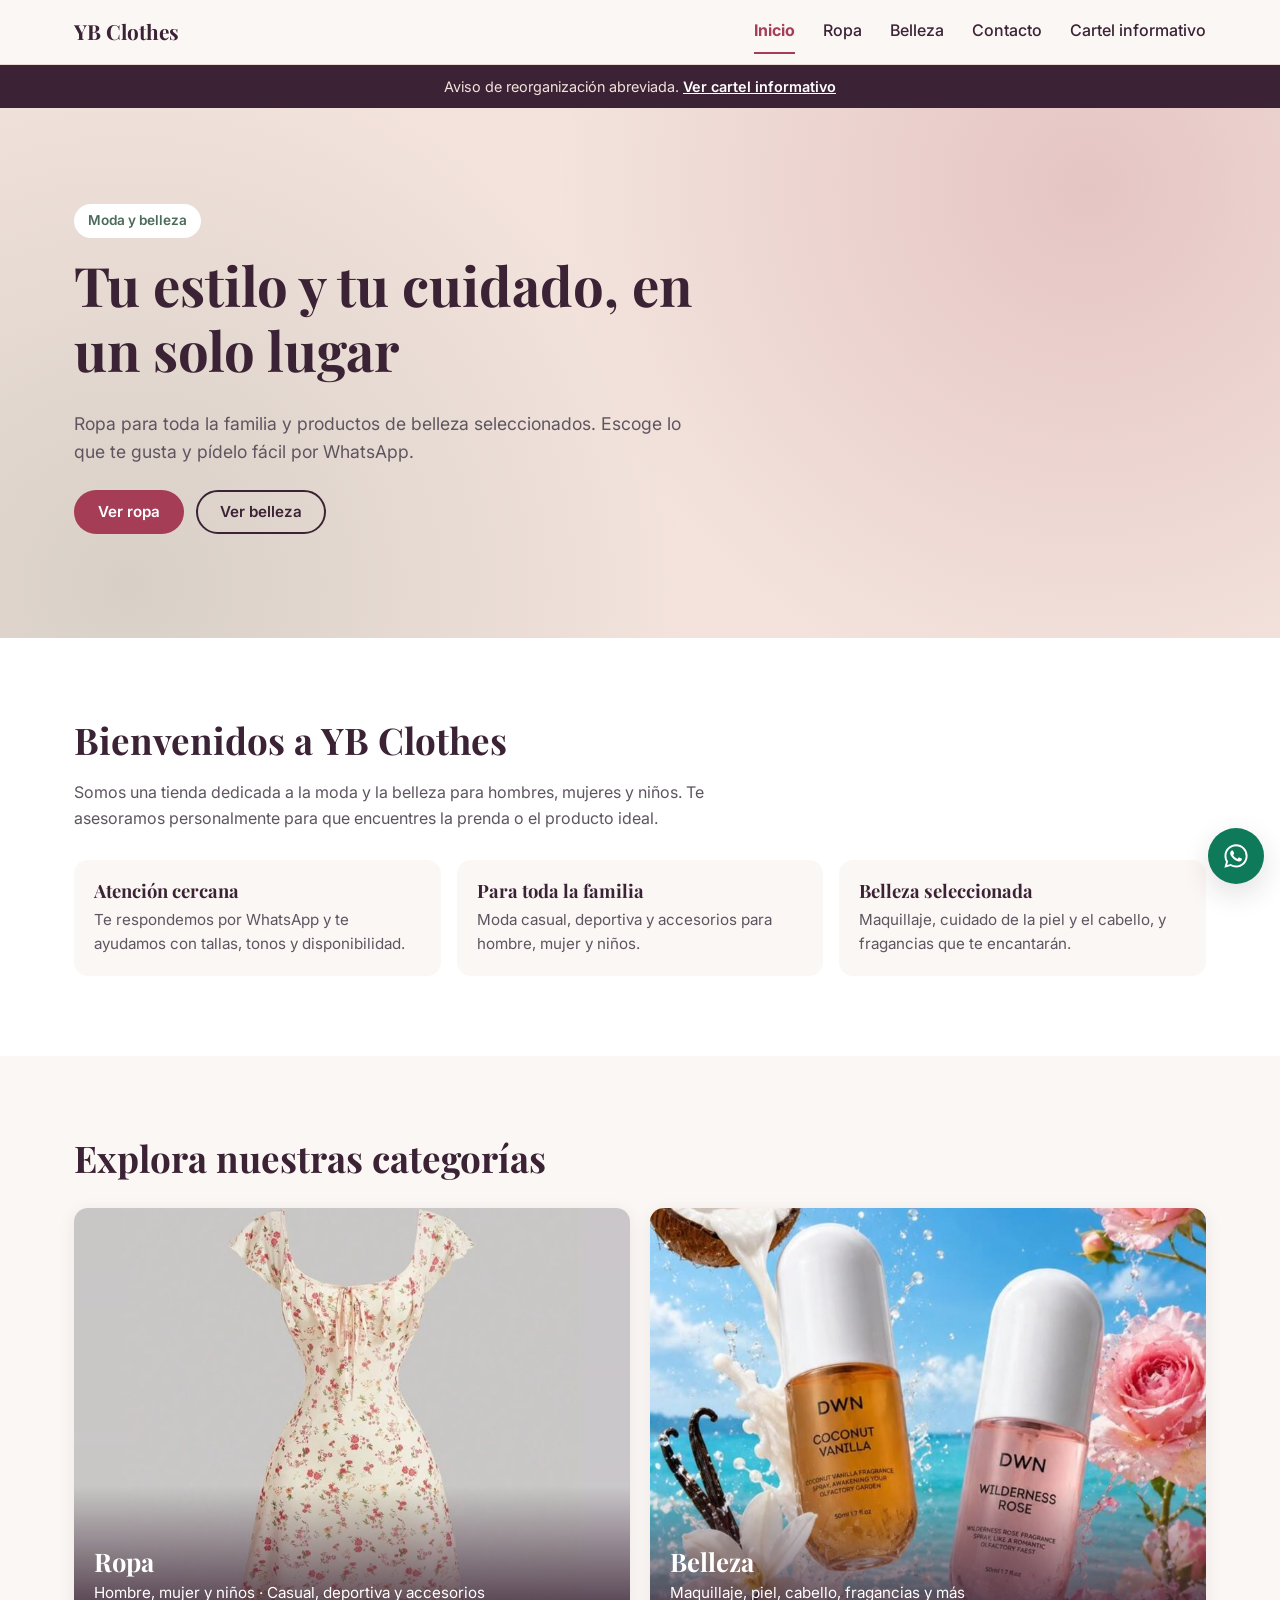
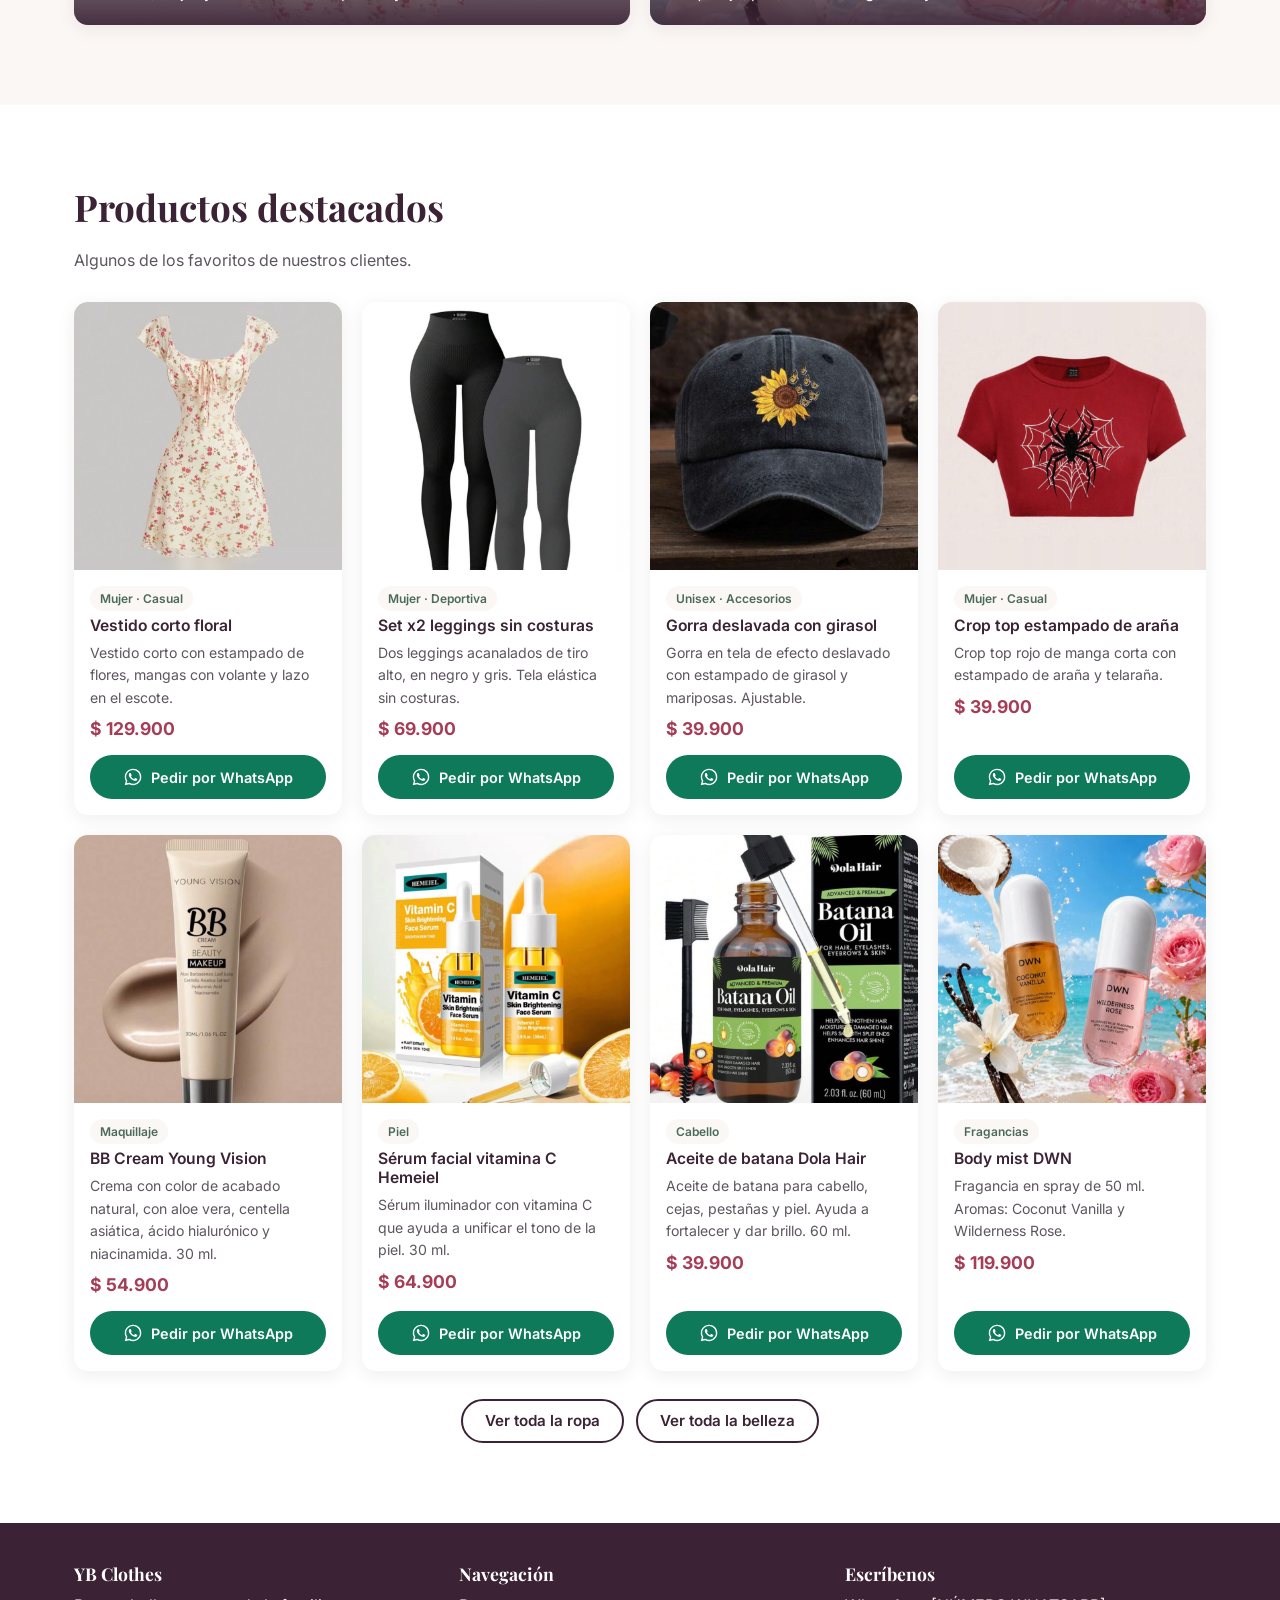
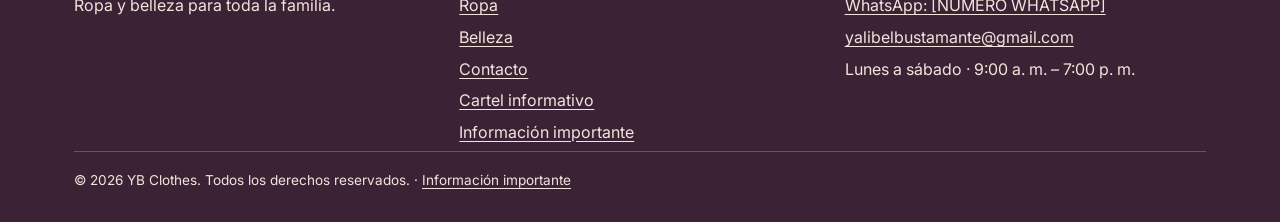
<file: index.html>
<!DOCTYPE html>
<html lang="es-CO">
<head>
  <meta charset="UTF-8">
  <meta name="viewport" content="width=device-width, initial-scale=1">
  <title>YB Clothes | Ropa y belleza</title>
  <meta name="description" content="YB Clothes: ropa para hombre, mujer y niños, maquillaje, cuidado de la piel, cabello y fragancias. Pide por WhatsApp.">
  <meta name="theme-color" content="#3B2335">
  <link rel="icon" href="img/favicon.svg" type="image/svg+xml">
  <link rel="preconnect" href="https://fonts.googleapis.com">
  <link rel="preconnect" href="https://fonts.gstatic.com" crossorigin>
  <link href="https://fonts.googleapis.com/css2?family=Inter:wght@400;500;600;700&family=Playfair+Display:wght@600;700&display=swap" rel="stylesheet">
  <link rel="stylesheet" href="css/styles.css">
</head>
<body>
  <a class="saltar" href="#contenido">Saltar al contenido</a>

  <header class="header">
    <div class="contenedor">
      <a class="logo" href="index.html">YB Clothes</a>
      <button class="menu-toggle" type="button" aria-expanded="false" aria-controls="menu-principal" aria-label="Abrir menú">
        <span class="barras" aria-hidden="true"></span>
      </button>
      <nav class="nav" id="menu-principal" aria-label="Principal">
        <ul>
          <li><a href="index.html" aria-current="page">Inicio</a></li>
          <li><a href="ropa.html">Ropa</a></li>
          <li><a href="belleza.html">Belleza</a></li>
          <li><a href="contacto.html">Contacto</a></li>
          <li><a href="cartel.html">Cartel informativo</a></li>
        </ul>
      </nav>
    </div>
  </header>

  <main id="contenido">
    <p class="aviso-barra"><span>Aviso de reorganización abreviada.</span> <a href="cartel.html">Ver cartel informativo</a></p>

    <!-- Hero -->
    <section class="hero" aria-labelledby="titulo-hero">
      <div class="contenedor">
        <div class="hero-contenido">
          <span class="etiqueta">Moda y belleza</span>
          <h1 id="titulo-hero">Tu estilo y tu cuidado, en un solo lugar</h1>
          <p>Ropa para toda la familia y productos de belleza seleccionados. Escoge lo que te gusta y pídelo fácil por WhatsApp.</p>
          <div class="hero-acciones">
            <a class="btn btn-primario" href="ropa.html">Ver ropa</a>
            <a class="btn btn-secundario" href="belleza.html">Ver belleza</a>
          </div>
        </div>
      </div>
    </section>

    <!-- Presentación -->
    <section class="seccion seccion-alterna" aria-labelledby="titulo-nosotros">
      <div class="contenedor">
        <div class="seccion-encabezado">
          <h2 id="titulo-nosotros">Bienvenidos a YB Clothes</h2>
          <p>Somos una tienda dedicada a la moda y la belleza para hombres, mujeres y niños. Te asesoramos personalmente para que encuentres la prenda o el producto ideal.</p>
        </div>
        <div class="valores">
          <div class="valor">
            <h3>Atención cercana</h3>
            <p>Te respondemos por WhatsApp y te ayudamos con tallas, tonos y disponibilidad.</p>
          </div>
          <div class="valor">
            <h3>Para toda la familia</h3>
            <p>Moda casual, deportiva y accesorios para hombre, mujer y niños.</p>
          </div>
          <div class="valor">
            <h3>Belleza seleccionada</h3>
            <p>Maquillaje, cuidado de la piel y el cabello, y fragancias que te encantarán.</p>
          </div>
        </div>
      </div>
    </section>

    <!-- Categorías -->
    <section class="seccion" aria-labelledby="titulo-categorias">
      <div class="contenedor">
        <div class="seccion-encabezado">
          <h2 id="titulo-categorias">Explora nuestras categorías</h2>
        </div>
        <div class="categorias">
          <a class="categoria-card" href="ropa.html">
            <img src="img/categoria-ropa.jpg" alt="" width="800" height="600">
            <div class="texto">
              <h3>Ropa</h3>
              <p>Hombre, mujer y niños · Casual, deportiva y accesorios</p>
            </div>
          </a>
          <a class="categoria-card" href="belleza.html">
            <img src="img/categoria-belleza.jpg" alt="" width="800" height="600">
            <div class="texto">
              <h3>Belleza</h3>
              <p>Maquillaje, piel, cabello, fragancias y más</p>
            </div>
          </a>
        </div>
      </div>
    </section>

    <!-- Destacados -->
    <section class="seccion seccion-alterna" aria-labelledby="titulo-destacados">
      <div class="contenedor">
        <div class="seccion-encabezado">
          <h2 id="titulo-destacados">Productos destacados</h2>
          <p>Algunos de los favoritos de nuestros clientes.</p>
        </div>
        <ul class="grid-productos" data-productos data-destacados data-limite="8" aria-busy="true">
          <li class="mensaje-estado">Cargando productos…</li>
        </ul>
        <div class="ver-mas">
          <a class="btn btn-secundario" href="ropa.html">Ver toda la ropa</a>
          <a class="btn btn-secundario" href="belleza.html">Ver toda la belleza</a>
        </div>
      </div>
    </section>
  </main>

  <footer class="footer">
    <div class="contenedor">
      <div class="footer-grid">
        <div>
          <h2>YB Clothes</h2>
          <p>Ropa y belleza para toda la familia.</p>
        </div>
        <nav aria-label="Enlaces del pie de página">
          <h2>Navegación</h2>
          <ul>
            <li><a href="ropa.html">Ropa</a></li>
            <li><a href="belleza.html">Belleza</a></li>
            <li><a href="contacto.html">Contacto</a></li>
            <li><a href="cartel.html">Cartel informativo</a></li>
            <li><a href="aviso.html">Información importante</a></li>
          </ul>
        </nav>
        <div>
          <h2>Escríbenos</h2>
          <p><a href="#" data-whatsapp>WhatsApp: [NÚMERO WHATSAPP]</a></p>
          <p><a href="mailto:yalibelbustamante@gmail.com">yalibelbustamante@gmail.com</a></p>
          <p>Lunes a sábado · 9:00 a. m. – 7:00 p. m.</p>
        </div>
      </div>
      <p class="footer-legal">© <span data-anio>2026</span> YB Clothes. Todos los derechos reservados. · <a href="aviso.html">Información importante</a></p>
    </div>
  </footer>

  <a class="whatsapp-flotante" href="#" data-whatsapp aria-label="Escríbenos por WhatsApp (se abre en una nueva pestaña)">
    <svg viewBox="0 0 24 24" aria-hidden="true" focusable="false" fill="currentColor"><path d="M12.04 2C6.58 2 2.13 6.45 2.13 11.91c0 1.75.46 3.45 1.32 4.95L2.05 22l5.25-1.38a9.9 9.9 0 0 0 4.74 1.21h.01c5.46 0 9.91-4.45 9.91-9.91 0-2.65-1.03-5.14-2.9-7.01A9.84 9.84 0 0 0 12.04 2Zm0 18.15h-.01a8.23 8.23 0 0 1-4.2-1.15l-.3-.18-3.12.82.83-3.04-.2-.31a8.2 8.2 0 0 1-1.26-4.38c0-4.54 3.7-8.24 8.25-8.24 2.2 0 4.27.86 5.83 2.42a8.18 8.18 0 0 1 2.41 5.83c0 4.54-3.7 8.23-8.23 8.23Zm4.52-6.16c-.25-.12-1.47-.72-1.69-.81-.23-.08-.39-.12-.56.13-.16.25-.64.81-.79.97-.14.17-.29.19-.54.06-.25-.12-1.05-.39-1.99-1.23-.74-.66-1.23-1.47-1.38-1.72-.14-.25-.01-.38.11-.51.11-.11.25-.29.37-.43.13-.15.17-.25.25-.42.08-.17.04-.31-.02-.43-.06-.13-.56-1.34-.76-1.84-.2-.48-.41-.42-.56-.43h-.48c-.17 0-.43.06-.66.31-.22.25-.86.85-.86 2.07 0 1.22.89 2.4 1.01 2.56.12.17 1.75 2.67 4.23 3.74.59.26 1.05.41 1.41.52.59.19 1.13.16 1.56.1.48-.07 1.47-.6 1.67-1.18.21-.58.21-1.07.14-1.18-.06-.1-.22-.16-.47-.29Z"/></svg>
  </a>

  <script src="js/main.js" defer></script>
</body>
</html>
</file>
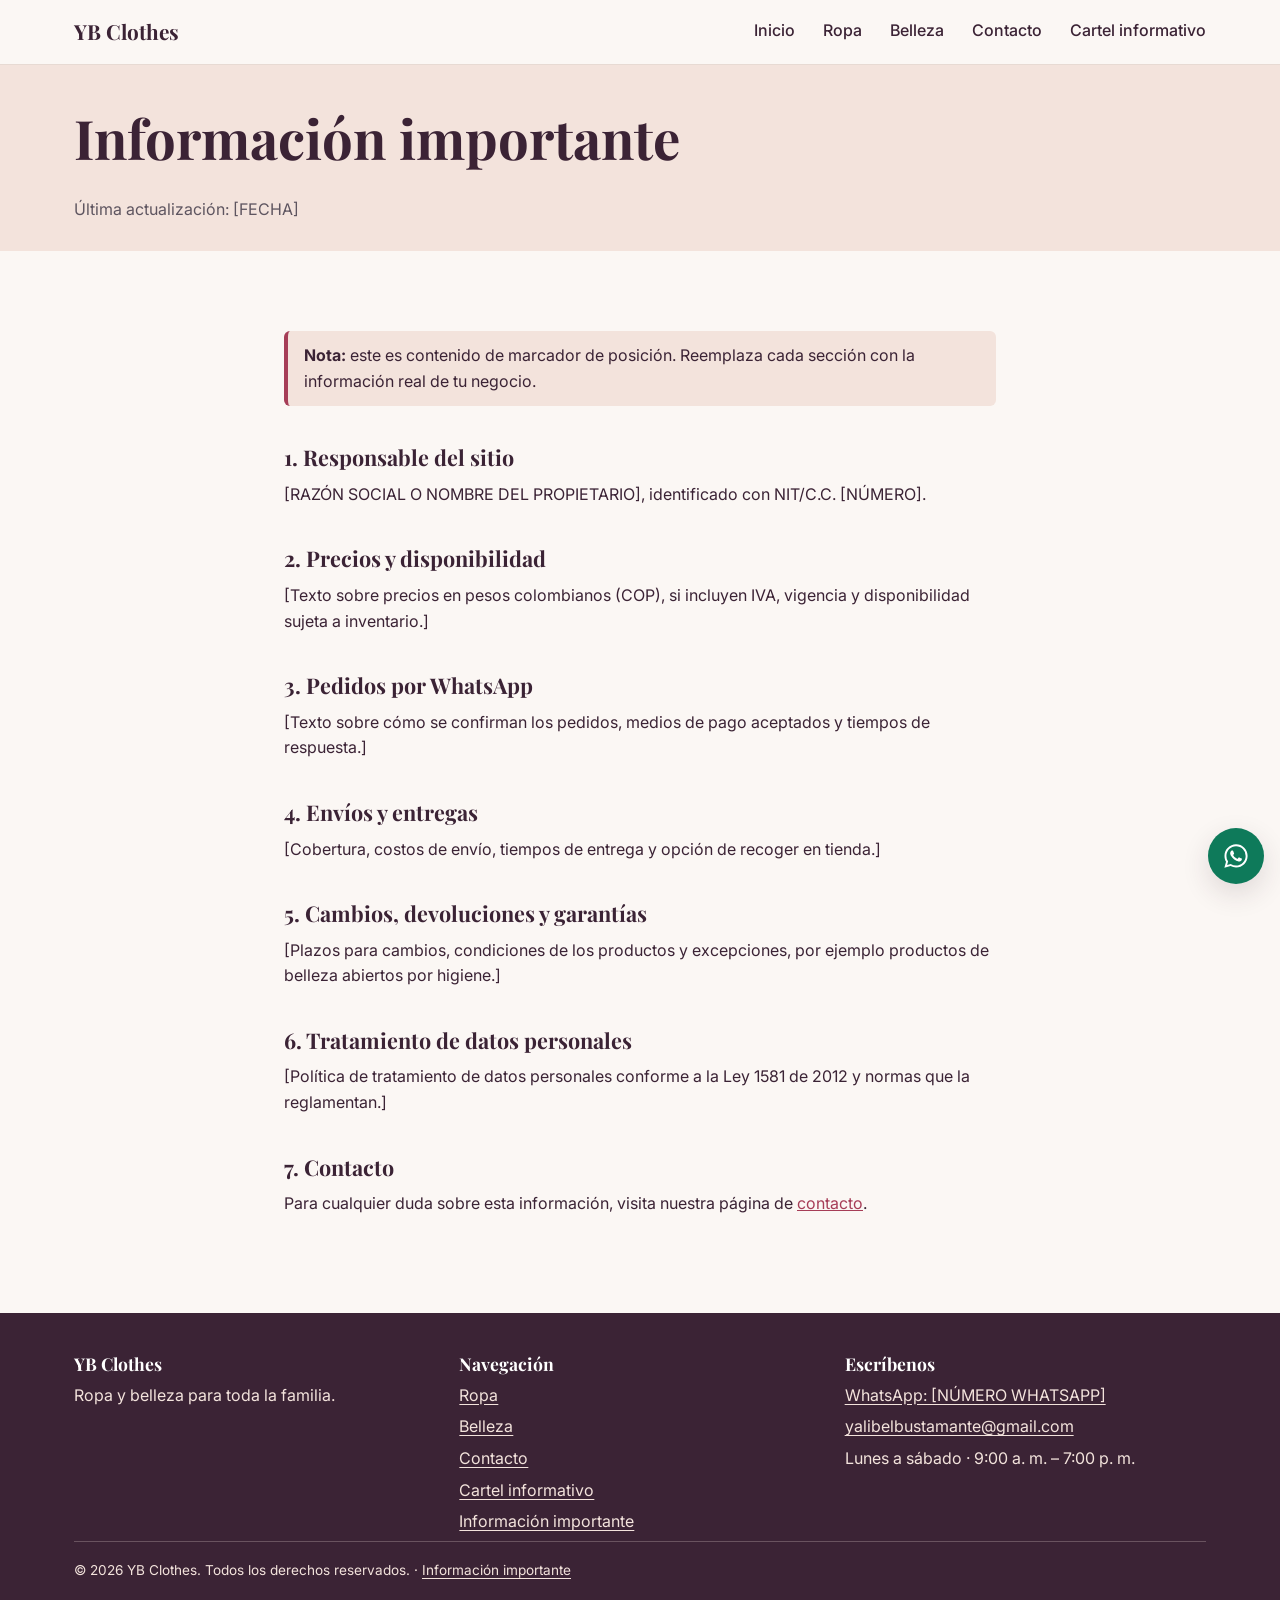
<file: aviso.html>
<!DOCTYPE html>
<html lang="es-CO">
<head>
  <meta charset="UTF-8">
  <meta name="viewport" content="width=device-width, initial-scale=1">
  <title>Información importante | YB Clothes</title>
  <meta name="description" content="Información importante, términos y políticas de YB Clothes.">
  <meta name="theme-color" content="#3B2335">
  <link rel="icon" href="img/favicon.svg" type="image/svg+xml">
  <link rel="preconnect" href="https://fonts.googleapis.com">
  <link rel="preconnect" href="https://fonts.gstatic.com" crossorigin>
  <link href="https://fonts.googleapis.com/css2?family=Inter:wght@400;500;600;700&family=Playfair+Display:wght@600;700&display=swap" rel="stylesheet">
  <link rel="stylesheet" href="css/styles.css">
</head>
<body>
  <a class="saltar" href="#contenido">Saltar al contenido</a>

  <header class="header">
    <div class="contenedor">
      <a class="logo" href="index.html">YB Clothes</a>
      <button class="menu-toggle" type="button" aria-expanded="false" aria-controls="menu-principal" aria-label="Abrir menú">
        <span class="barras" aria-hidden="true"></span>
      </button>
      <nav class="nav" id="menu-principal" aria-label="Principal">
        <ul>
          <li><a href="index.html">Inicio</a></li>
          <li><a href="ropa.html">Ropa</a></li>
          <li><a href="belleza.html">Belleza</a></li>
          <li><a href="contacto.html">Contacto</a></li>
          <li><a href="cartel.html">Cartel informativo</a></li>
        </ul>
      </nav>
    </div>
  </header>

  <main id="contenido">
    <section class="encabezado-pagina" aria-labelledby="titulo-pagina">
      <div class="contenedor">
        <h1 id="titulo-pagina">Información importante</h1>
        <p>Última actualización: [FECHA]</p>
      </div>
    </section>

    <section class="seccion">
      <div class="contenedor texto-legal">
        <p class="marcador"><strong>Nota:</strong> este es contenido de marcador de posición. Reemplaza cada sección con la información real de tu negocio.</p>

        <h2>1. Responsable del sitio</h2>
        <p>[RAZÓN SOCIAL O NOMBRE DEL PROPIETARIO], identificado con NIT/C.C. [NÚMERO].</p>

        <h2>2. Precios y disponibilidad</h2>
        <p>[Texto sobre precios en pesos colombianos (COP), si incluyen IVA, vigencia y disponibilidad sujeta a inventario.]</p>

        <h2>3. Pedidos por WhatsApp</h2>
        <p>[Texto sobre cómo se confirman los pedidos, medios de pago aceptados y tiempos de respuesta.]</p>

        <h2>4. Envíos y entregas</h2>
        <p>[Cobertura, costos de envío, tiempos de entrega y opción de recoger en tienda.]</p>

        <h2>5. Cambios, devoluciones y garantías</h2>
        <p>[Plazos para cambios, condiciones de los productos y excepciones, por ejemplo productos de belleza abiertos por higiene.]</p>

        <h2>6. Tratamiento de datos personales</h2>
        <p>[Política de tratamiento de datos personales conforme a la Ley 1581 de 2012 y normas que la reglamentan.]</p>

        <h2>7. Contacto</h2>
        <p>Para cualquier duda sobre esta información, visita nuestra página de <a href="contacto.html">contacto</a>.</p>
      </div>
    </section>
  </main>

  <footer class="footer">
    <div class="contenedor">
      <div class="footer-grid">
        <div>
          <h2>YB Clothes</h2>
          <p>Ropa y belleza para toda la familia.</p>
        </div>
        <nav aria-label="Enlaces del pie de página">
          <h2>Navegación</h2>
          <ul>
            <li><a href="ropa.html">Ropa</a></li>
            <li><a href="belleza.html">Belleza</a></li>
            <li><a href="contacto.html">Contacto</a></li>
            <li><a href="cartel.html">Cartel informativo</a></li>
            <li><a href="aviso.html">Información importante</a></li>
          </ul>
        </nav>
        <div>
          <h2>Escríbenos</h2>
          <p><a href="#" data-whatsapp>WhatsApp: [NÚMERO WHATSAPP]</a></p>
          <p><a href="mailto:yalibelbustamante@gmail.com">yalibelbustamante@gmail.com</a></p>
          <p>Lunes a sábado · 9:00 a. m. – 7:00 p. m.</p>
        </div>
      </div>
      <p class="footer-legal">© <span data-anio>2026</span> YB Clothes. Todos los derechos reservados. · <a href="aviso.html">Información importante</a></p>
    </div>
  </footer>

  <a class="whatsapp-flotante" href="#" data-whatsapp aria-label="Escríbenos por WhatsApp (se abre en una nueva pestaña)">
    <svg viewBox="0 0 24 24" aria-hidden="true" focusable="false" fill="currentColor"><path d="M12.04 2C6.58 2 2.13 6.45 2.13 11.91c0 1.75.46 3.45 1.32 4.95L2.05 22l5.25-1.38a9.9 9.9 0 0 0 4.74 1.21h.01c5.46 0 9.91-4.45 9.91-9.91 0-2.65-1.03-5.14-2.9-7.01A9.84 9.84 0 0 0 12.04 2Zm0 18.15h-.01a8.23 8.23 0 0 1-4.2-1.15l-.3-.18-3.12.82.83-3.04-.2-.31a8.2 8.2 0 0 1-1.26-4.38c0-4.54 3.7-8.24 8.25-8.24 2.2 0 4.27.86 5.83 2.42a8.18 8.18 0 0 1 2.41 5.83c0 4.54-3.7 8.23-8.23 8.23Zm4.52-6.16c-.25-.12-1.47-.72-1.69-.81-.23-.08-.39-.12-.56.13-.16.25-.64.81-.79.97-.14.17-.29.19-.54.06-.25-.12-1.05-.39-1.99-1.23-.74-.66-1.23-1.47-1.38-1.72-.14-.25-.01-.38.11-.51.11-.11.25-.29.37-.43.13-.15.17-.25.25-.42.08-.17.04-.31-.02-.43-.06-.13-.56-1.34-.76-1.84-.2-.48-.41-.42-.56-.43h-.48c-.17 0-.43.06-.66.31-.22.25-.86.85-.86 2.07 0 1.22.89 2.4 1.01 2.56.12.17 1.75 2.67 4.23 3.74.59.26 1.05.41 1.41.52.59.19 1.13.16 1.56.1.48-.07 1.47-.6 1.67-1.18.21-.58.21-1.07.14-1.18-.06-.1-.22-.16-.47-.29Z"/></svg>
  </a>

  <script src="js/main.js" defer></script>
</body>
</html>
</file>
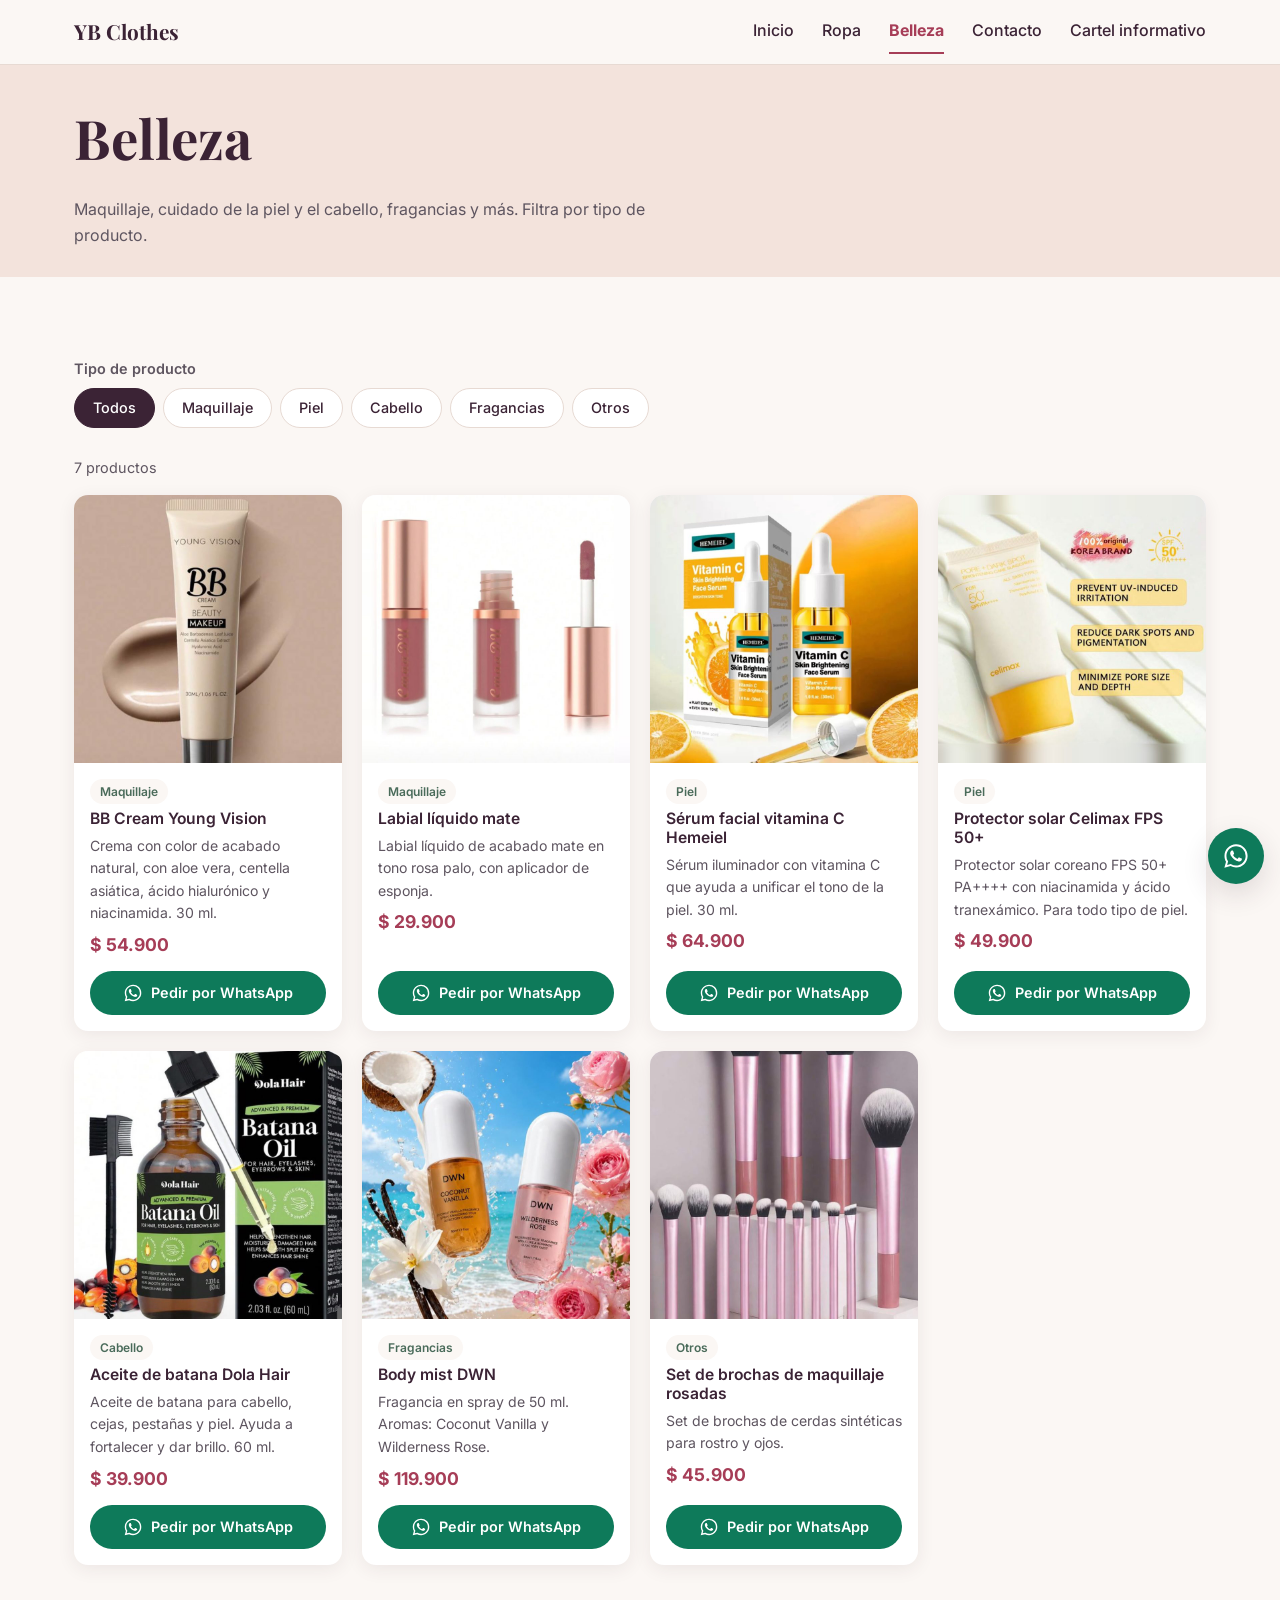
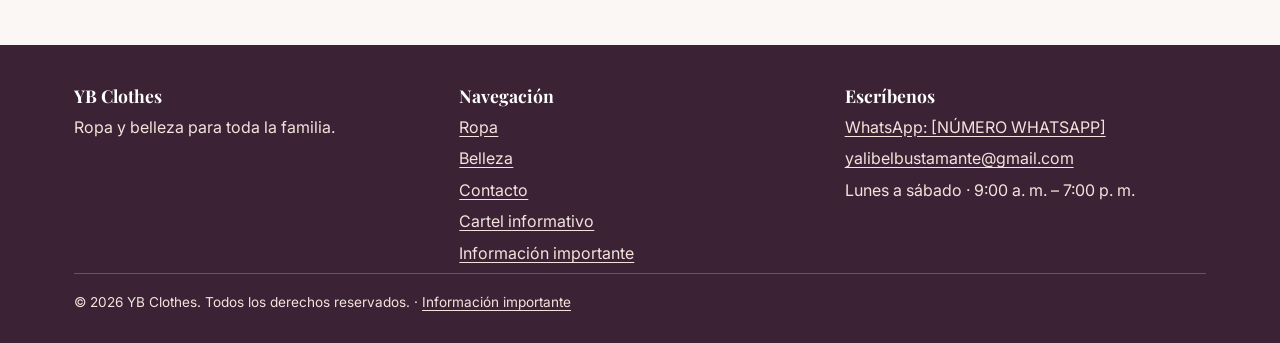
<file: belleza.html>
<!DOCTYPE html>
<html lang="es-CO">
<head>
  <meta charset="UTF-8">
  <meta name="viewport" content="width=device-width, initial-scale=1">
  <title>Belleza: maquillaje, piel, cabello y fragancias | YB Clothes</title>
  <meta name="description" content="Maquillaje, cuidado de la piel y el cabello, fragancias y cosméticos. Pide por WhatsApp.">
  <meta name="theme-color" content="#3B2335">
  <link rel="icon" href="img/favicon.svg" type="image/svg+xml">
  <link rel="preconnect" href="https://fonts.googleapis.com">
  <link rel="preconnect" href="https://fonts.gstatic.com" crossorigin>
  <link href="https://fonts.googleapis.com/css2?family=Inter:wght@400;500;600;700&family=Playfair+Display:wght@600;700&display=swap" rel="stylesheet">
  <link rel="stylesheet" href="css/styles.css">
</head>
<body>
  <a class="saltar" href="#contenido">Saltar al contenido</a>

  <header class="header">
    <div class="contenedor">
      <a class="logo" href="index.html">YB Clothes</a>
      <button class="menu-toggle" type="button" aria-expanded="false" aria-controls="menu-principal" aria-label="Abrir menú">
        <span class="barras" aria-hidden="true"></span>
      </button>
      <nav class="nav" id="menu-principal" aria-label="Principal">
        <ul>
          <li><a href="index.html">Inicio</a></li>
          <li><a href="ropa.html">Ropa</a></li>
          <li><a href="belleza.html" aria-current="page">Belleza</a></li>
          <li><a href="contacto.html">Contacto</a></li>
          <li><a href="cartel.html">Cartel informativo</a></li>
        </ul>
      </nav>
    </div>
  </header>

  <main id="contenido">
    <section class="encabezado-pagina" aria-labelledby="titulo-pagina">
      <div class="contenedor">
        <h1 id="titulo-pagina">Belleza</h1>
        <p>Maquillaje, cuidado de la piel y el cabello, fragancias y más. Filtra por tipo de producto.</p>
      </div>
    </section>

    <section class="seccion" aria-label="Catálogo de belleza">
      <div class="contenedor">
        <div class="filtros" role="group" aria-label="Filtros del catálogo">
          <fieldset class="grupo-filtro" data-filtro="subcategoria">
            <legend>Tipo de producto</legend>
            <div class="chips">
              <button class="chip" type="button" data-valor="todos" aria-pressed="false">Todos</button>
              <button class="chip" type="button" data-valor="maquillaje" aria-pressed="false">Maquillaje</button>
              <button class="chip" type="button" data-valor="piel" aria-pressed="false">Piel</button>
              <button class="chip" type="button" data-valor="cabello" aria-pressed="false">Cabello</button>
              <button class="chip" type="button" data-valor="fragancias" aria-pressed="false">Fragancias</button>
              <button class="chip" type="button" data-valor="otros" aria-pressed="false">Otros</button>
            </div>
          </fieldset>
        </div>
        <p class="resultado-conteo" id="resultado-conteo" aria-live="polite"></p>
        <ul class="grid-productos" data-productos data-categoria="belleza" aria-busy="true">
          <li class="mensaje-estado">Cargando productos…</li>
        </ul>
      </div>
    </section>
  </main>

  <footer class="footer">
    <div class="contenedor">
      <div class="footer-grid">
        <div>
          <h2>YB Clothes</h2>
          <p>Ropa y belleza para toda la familia.</p>
        </div>
        <nav aria-label="Enlaces del pie de página">
          <h2>Navegación</h2>
          <ul>
            <li><a href="ropa.html">Ropa</a></li>
            <li><a href="belleza.html">Belleza</a></li>
            <li><a href="contacto.html">Contacto</a></li>
            <li><a href="cartel.html">Cartel informativo</a></li>
            <li><a href="aviso.html">Información importante</a></li>
          </ul>
        </nav>
        <div>
          <h2>Escríbenos</h2>
          <p><a href="#" data-whatsapp>WhatsApp: [NÚMERO WHATSAPP]</a></p>
          <p><a href="mailto:yalibelbustamante@gmail.com">yalibelbustamante@gmail.com</a></p>
          <p>Lunes a sábado · 9:00 a. m. – 7:00 p. m.</p>
        </div>
      </div>
      <p class="footer-legal">© <span data-anio>2026</span> YB Clothes. Todos los derechos reservados. · <a href="aviso.html">Información importante</a></p>
    </div>
  </footer>

  <a class="whatsapp-flotante" href="#" data-whatsapp aria-label="Escríbenos por WhatsApp (se abre en una nueva pestaña)">
    <svg viewBox="0 0 24 24" aria-hidden="true" focusable="false" fill="currentColor"><path d="M12.04 2C6.58 2 2.13 6.45 2.13 11.91c0 1.75.46 3.45 1.32 4.95L2.05 22l5.25-1.38a9.9 9.9 0 0 0 4.74 1.21h.01c5.46 0 9.91-4.45 9.91-9.91 0-2.65-1.03-5.14-2.9-7.01A9.84 9.84 0 0 0 12.04 2Zm0 18.15h-.01a8.23 8.23 0 0 1-4.2-1.15l-.3-.18-3.12.82.83-3.04-.2-.31a8.2 8.2 0 0 1-1.26-4.38c0-4.54 3.7-8.24 8.25-8.24 2.2 0 4.27.86 5.83 2.42a8.18 8.18 0 0 1 2.41 5.83c0 4.54-3.7 8.23-8.23 8.23Zm4.52-6.16c-.25-.12-1.47-.72-1.69-.81-.23-.08-.39-.12-.56.13-.16.25-.64.81-.79.97-.14.17-.29.19-.54.06-.25-.12-1.05-.39-1.99-1.23-.74-.66-1.23-1.47-1.38-1.72-.14-.25-.01-.38.11-.51.11-.11.25-.29.37-.43.13-.15.17-.25.25-.42.08-.17.04-.31-.02-.43-.06-.13-.56-1.34-.76-1.84-.2-.48-.41-.42-.56-.43h-.48c-.17 0-.43.06-.66.31-.22.25-.86.85-.86 2.07 0 1.22.89 2.4 1.01 2.56.12.17 1.75 2.67 4.23 3.74.59.26 1.05.41 1.41.52.59.19 1.13.16 1.56.1.48-.07 1.47-.6 1.67-1.18.21-.58.21-1.07.14-1.18-.06-.1-.22-.16-.47-.29Z"/></svg>
  </a>

  <script src="js/main.js" defer></script>
</body>
</html>
</file>
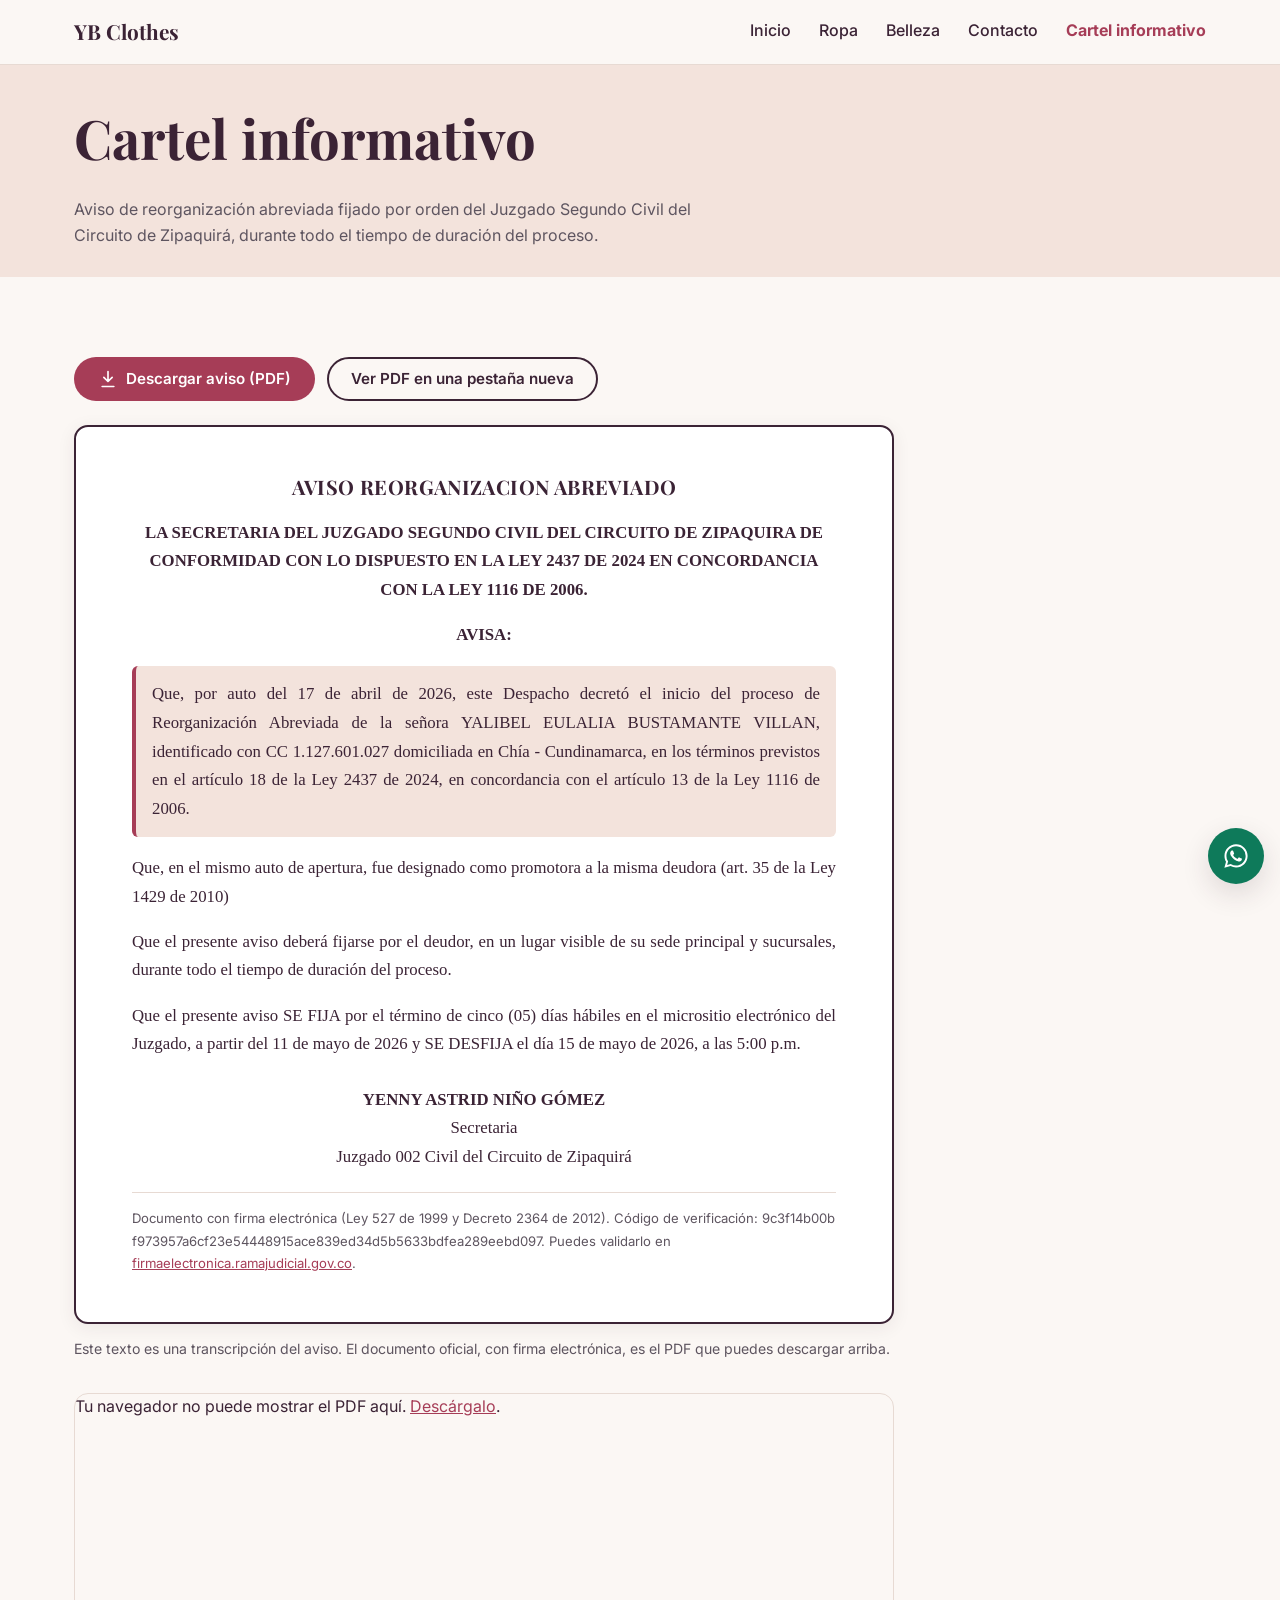
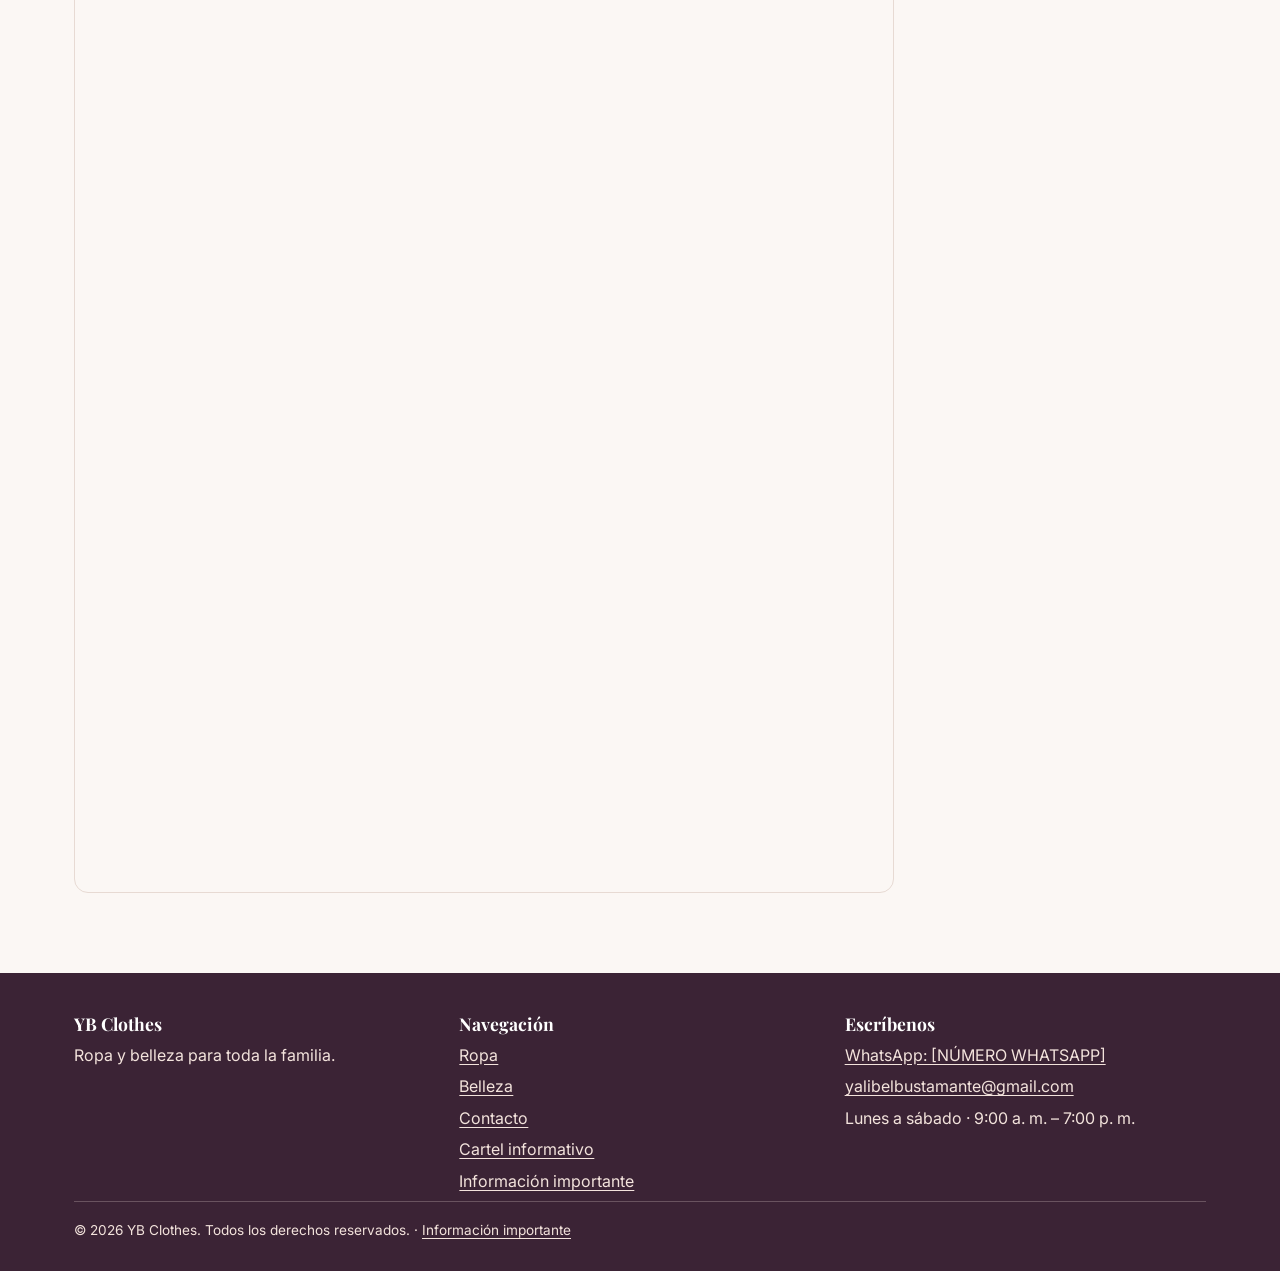
<file: cartel.html>
<!DOCTYPE html>
<html lang="es-CO">
<head>
  <meta charset="UTF-8">
  <meta name="viewport" content="width=device-width, initial-scale=1">
  <title>Cartel informativo | YB Clothes</title>
  <meta name="description" content="Cartel informativo: aviso del proceso de reorganización abreviada. Consulta y descarga el documento oficial en PDF.">
  <meta name="theme-color" content="#3B2335">
  <link rel="icon" href="img/favicon.svg" type="image/svg+xml">
  <link rel="preconnect" href="https://fonts.googleapis.com">
  <link rel="preconnect" href="https://fonts.gstatic.com" crossorigin>
  <link href="https://fonts.googleapis.com/css2?family=Inter:wght@400;500;600;700&family=Playfair+Display:wght@600;700&display=swap" rel="stylesheet">
  <link rel="stylesheet" href="css/styles.css">
</head>
<body>
  <a class="saltar" href="#contenido">Saltar al contenido</a>

  <header class="header">
    <div class="contenedor">
      <a class="logo" href="index.html">YB Clothes</a>
      <button class="menu-toggle" type="button" aria-expanded="false" aria-controls="menu-principal" aria-label="Abrir menú">
        <span class="barras" aria-hidden="true"></span>
      </button>
      <nav class="nav" id="menu-principal" aria-label="Principal">
        <ul>
          <li><a href="index.html">Inicio</a></li>
          <li><a href="ropa.html">Ropa</a></li>
          <li><a href="belleza.html">Belleza</a></li>
          <li><a href="contacto.html">Contacto</a></li>
          <li><a href="cartel.html" aria-current="page">Cartel informativo</a></li>
        </ul>
      </nav>
    </div>
  </header>

  <main id="contenido">
    <section class="encabezado-pagina" aria-labelledby="titulo-pagina">
      <div class="contenedor">
        <h1 id="titulo-pagina">Cartel informativo</h1>
        <p>Aviso de reorganización abreviada fijado por orden del Juzgado Segundo Civil del Circuito de Zipaquirá, durante todo el tiempo de duración del proceso.</p>
      </div>
    </section>

    <section class="seccion">
      <div class="contenedor">
        <div class="acciones-cartel">
          <a class="btn btn-primario" href="docs/aviso-reorganizacion-abreviada.pdf" download="Aviso-reorganizacion-abreviada-YALIBEL-BUSTAMANTE.pdf">
            <svg viewBox="0 0 24 24" aria-hidden="true" focusable="false" fill="none" stroke="currentColor" stroke-width="2" stroke-linecap="round" stroke-linejoin="round" width="20" height="20"><path d="M12 3v12m0 0-5-5m5 5 5-5M5 21h14"/></svg>
            <span>Descargar aviso (PDF)</span>
          </a>
          <a class="btn btn-secundario" href="docs/aviso-reorganizacion-abreviada.pdf" target="_blank" rel="noopener">Ver PDF en una pestaña nueva</a>
        </div>

        <article class="cartel" aria-labelledby="titulo-aviso">
          <h2 id="titulo-aviso">AVISO REORGANIZACION ABREVIADO</h2>
          <p class="cartel-centro"><strong>LA SECRETARIA DEL JUZGADO SEGUNDO CIVIL DEL CIRCUITO DE ZIPAQUIRA DE CONFORMIDAD CON LO DISPUESTO EN LA LEY 2437 DE 2024 EN CONCORDANCIA CON LA LEY 1116 DE 2006.</strong></p>
          <p class="cartel-centro"><strong>AVISA:</strong></p>
          <p class="cartel-destacado">Que, por auto del 17 de abril de 2026, este Despacho decretó el inicio del proceso de Reorganización Abreviada de la señora YALIBEL EULALIA BUSTAMANTE VILLAN, identificado con CC 1.127.601.027 domiciliada en Chía - Cundinamarca, en los términos previstos en el artículo 18 de la Ley 2437 de 2024, en concordancia con el artículo 13 de la Ley 1116 de 2006.</p>
          <p>Que, en el mismo auto de apertura, fue designado como promotora a la misma deudora (art. 35 de la Ley 1429 de 2010)</p>
          <p>Que el presente aviso deberá fijarse por el deudor, en un lugar visible de su sede principal y sucursales, durante todo el tiempo de duración del proceso.</p>
          <p>Que el presente aviso SE FIJA por el término de cinco (05) días hábiles en el micrositio electrónico del Juzgado, a partir del 11 de mayo de 2026 y SE DESFIJA el día 15 de mayo de 2026, a las 5:00 p.m.</p>
          <p class="cartel-centro cartel-firma"><strong>YENNY ASTRID NIÑO GÓMEZ</strong><br>Secretaria<br>Juzgado 002 Civil del Circuito de Zipaquirá</p>
          <p class="cartel-nota">Documento con firma electrónica (Ley 527 de 1999 y Decreto 2364 de 2012). Código de verificación:
            <span class="cartel-codigo">9c3f14b00bf973957a6cf23e54448915ace839ed34d5b5633bdfea289eebd097</span>.
            Puedes validarlo en <a href="https://firmaelectronica.ramajudicial.gov.co/FirmaElectronica" target="_blank" rel="noopener">firmaelectronica.ramajudicial.gov.co</a>.
          </p>
        </article>

        <p class="cartel-aclaracion">Este texto es una transcripción del aviso. El documento oficial, con firma electrónica, es el PDF que puedes descargar arriba.</p>

        <object class="visor-pdf" data="docs/aviso-reorganizacion-abreviada.pdf" type="application/pdf" aria-label="Documento PDF del aviso de reorganización abreviada">
          <p>Tu navegador no puede mostrar el PDF aquí. <a href="docs/aviso-reorganizacion-abreviada.pdf" download>Descárgalo</a>.</p>
        </object>
      </div>
    </section>
  </main>

  <footer class="footer">
    <div class="contenedor">
      <div class="footer-grid">
        <div>
          <h2>YB Clothes</h2>
          <p>Ropa y belleza para toda la familia.</p>
        </div>
        <nav aria-label="Enlaces del pie de página">
          <h2>Navegación</h2>
          <ul>
            <li><a href="ropa.html">Ropa</a></li>
            <li><a href="belleza.html">Belleza</a></li>
            <li><a href="contacto.html">Contacto</a></li>
            <li><a href="cartel.html">Cartel informativo</a></li>
            <li><a href="aviso.html">Información importante</a></li>
          </ul>
        </nav>
        <div>
          <h2>Escríbenos</h2>
          <p><a href="#" data-whatsapp>WhatsApp: [NÚMERO WHATSAPP]</a></p>
          <p><a href="mailto:yalibelbustamante@gmail.com">yalibelbustamante@gmail.com</a></p>
          <p>Lunes a sábado · 9:00 a. m. – 7:00 p. m.</p>
        </div>
      </div>
      <p class="footer-legal">© <span data-anio>2026</span> YB Clothes. Todos los derechos reservados. · <a href="aviso.html">Información importante</a></p>
    </div>
  </footer>

  <a class="whatsapp-flotante" href="#" data-whatsapp aria-label="Escríbenos por WhatsApp (se abre en una nueva pestaña)">
    <svg viewBox="0 0 24 24" aria-hidden="true" focusable="false" fill="currentColor"><path d="M12.04 2C6.58 2 2.13 6.45 2.13 11.91c0 1.75.46 3.45 1.32 4.95L2.05 22l5.25-1.38a9.9 9.9 0 0 0 4.74 1.21h.01c5.46 0 9.91-4.45 9.91-9.91 0-2.65-1.03-5.14-2.9-7.01A9.84 9.84 0 0 0 12.04 2Zm0 18.15h-.01a8.23 8.23 0 0 1-4.2-1.15l-.3-.18-3.12.82.83-3.04-.2-.31a8.2 8.2 0 0 1-1.26-4.38c0-4.54 3.7-8.24 8.25-8.24 2.2 0 4.27.86 5.83 2.42a8.18 8.18 0 0 1 2.41 5.83c0 4.54-3.7 8.23-8.23 8.23Zm4.52-6.16c-.25-.12-1.47-.72-1.69-.81-.23-.08-.39-.12-.56.13-.16.25-.64.81-.79.97-.14.17-.29.19-.54.06-.25-.12-1.05-.39-1.99-1.23-.74-.66-1.23-1.47-1.38-1.72-.14-.25-.01-.38.11-.51.11-.11.25-.29.37-.43.13-.15.17-.25.25-.42.08-.17.04-.31-.02-.43-.06-.13-.56-1.34-.76-1.84-.2-.48-.41-.42-.56-.43h-.48c-.17 0-.43.06-.66.31-.22.25-.86.85-.86 2.07 0 1.22.89 2.4 1.01 2.56.12.17 1.75 2.67 4.23 3.74.59.26 1.05.41 1.41.52.59.19 1.13.16 1.56.1.48-.07 1.47-.6 1.67-1.18.21-.58.21-1.07.14-1.18-.06-.1-.22-.16-.47-.29Z"/></svg>
  </a>

  <script src="js/main.js" defer></script>
</body>
</html>
</file>
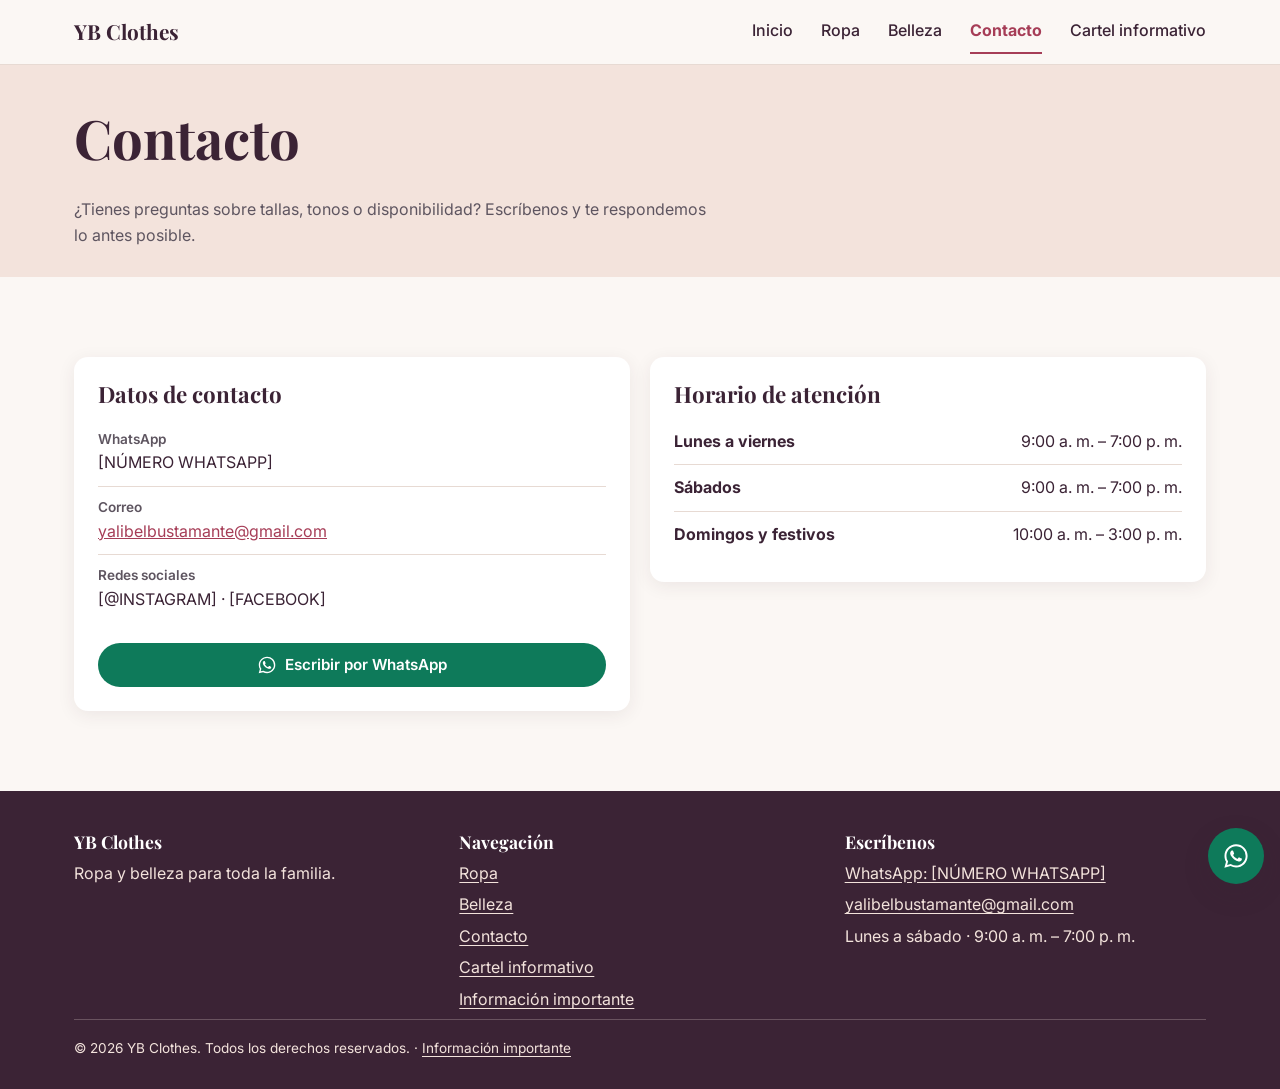
<file: contacto.html>
<!DOCTYPE html>
<html lang="es-CO">
<head>
  <meta charset="UTF-8">
  <meta name="viewport" content="width=device-width, initial-scale=1">
  <title>Contacto | YB Clothes</title>
  <meta name="description" content="Contacta a YB Clothes: WhatsApp, correo y horario de atención.">
  <meta name="theme-color" content="#3B2335">
  <link rel="icon" href="img/favicon.svg" type="image/svg+xml">
  <link rel="preconnect" href="https://fonts.googleapis.com">
  <link rel="preconnect" href="https://fonts.gstatic.com" crossorigin>
  <link href="https://fonts.googleapis.com/css2?family=Inter:wght@400;500;600;700&family=Playfair+Display:wght@600;700&display=swap" rel="stylesheet">
  <link rel="stylesheet" href="css/styles.css">
</head>
<body>
  <a class="saltar" href="#contenido">Saltar al contenido</a>

  <header class="header">
    <div class="contenedor">
      <a class="logo" href="index.html">YB Clothes</a>
      <button class="menu-toggle" type="button" aria-expanded="false" aria-controls="menu-principal" aria-label="Abrir menú">
        <span class="barras" aria-hidden="true"></span>
      </button>
      <nav class="nav" id="menu-principal" aria-label="Principal">
        <ul>
          <li><a href="index.html">Inicio</a></li>
          <li><a href="ropa.html">Ropa</a></li>
          <li><a href="belleza.html">Belleza</a></li>
          <li><a href="contacto.html" aria-current="page">Contacto</a></li>
          <li><a href="cartel.html">Cartel informativo</a></li>
        </ul>
      </nav>
    </div>
  </header>

  <main id="contenido">
    <section class="encabezado-pagina" aria-labelledby="titulo-pagina">
      <div class="contenedor">
        <h1 id="titulo-pagina">Contacto</h1>
        <p>¿Tienes preguntas sobre tallas, tonos o disponibilidad? Escríbenos y te respondemos lo antes posible.</p>
      </div>
    </section>

    <section class="seccion">
      <div class="contenedor contacto-grid">
        <article class="tarjeta" aria-labelledby="titulo-datos">
          <h2 id="titulo-datos">Datos de contacto</h2>
          <ul class="lista-contacto">
            <li><strong>WhatsApp</strong> [NÚMERO WHATSAPP]</li>
            <li><strong>Correo</strong> <a href="mailto:yalibelbustamante@gmail.com">yalibelbustamante@gmail.com</a></li>
            <li><strong>Redes sociales</strong> [@INSTAGRAM] · [FACEBOOK]</li>
          </ul>
          <a class="btn btn-whatsapp" href="#" data-whatsapp data-mensaje="¡Hola! Vi su página web y quiero más información.">
            <svg viewBox="0 0 24 24" aria-hidden="true" focusable="false" fill="currentColor"><path d="M12.04 2C6.58 2 2.13 6.45 2.13 11.91c0 1.75.46 3.45 1.32 4.95L2.05 22l5.25-1.38a9.9 9.9 0 0 0 4.74 1.21h.01c5.46 0 9.91-4.45 9.91-9.91 0-2.65-1.03-5.14-2.9-7.01A9.84 9.84 0 0 0 12.04 2Zm0 18.15h-.01a8.23 8.23 0 0 1-4.2-1.15l-.3-.18-3.12.82.83-3.04-.2-.31a8.2 8.2 0 0 1-1.26-4.38c0-4.54 3.7-8.24 8.25-8.24 2.2 0 4.27.86 5.83 2.42a8.18 8.18 0 0 1 2.41 5.83c0 4.54-3.7 8.23-8.23 8.23Zm4.52-6.16c-.25-.12-1.47-.72-1.69-.81-.23-.08-.39-.12-.56.13-.16.25-.64.81-.79.97-.14.17-.29.19-.54.06-.25-.12-1.05-.39-1.99-1.23-.74-.66-1.23-1.47-1.38-1.72-.14-.25-.01-.38.11-.51.11-.11.25-.29.37-.43.13-.15.17-.25.25-.42.08-.17.04-.31-.02-.43-.06-.13-.56-1.34-.76-1.84-.2-.48-.41-.42-.56-.43h-.48c-.17 0-.43.06-.66.31-.22.25-.86.85-.86 2.07 0 1.22.89 2.4 1.01 2.56.12.17 1.75 2.67 4.23 3.74.59.26 1.05.41 1.41.52.59.19 1.13.16 1.56.1.48-.07 1.47-.6 1.67-1.18.21-.58.21-1.07.14-1.18-.06-.1-.22-.16-.47-.29Z"/></svg>
            <span>Escribir por WhatsApp</span>
          </a>
        </article>

        <article class="tarjeta" aria-labelledby="titulo-horario">
          <h2 id="titulo-horario">Horario de atención</h2>
          <table class="horario">
            <caption class="visualmente-oculto">Horario de atención de la tienda</caption>
            <tbody>
              <tr><th scope="row">Lunes a viernes</th><td>9:00 a. m. – 7:00 p. m.</td></tr>
              <tr><th scope="row">Sábados</th><td>9:00 a. m. – 7:00 p. m.</td></tr>
              <tr><th scope="row">Domingos y festivos</th><td>10:00 a. m. – 3:00 p. m.</td></tr>
            </tbody>
          </table>
        </article>
      </div>
    </section>
  </main>

  <footer class="footer">
    <div class="contenedor">
      <div class="footer-grid">
        <div>
          <h2>YB Clothes</h2>
          <p>Ropa y belleza para toda la familia.</p>
        </div>
        <nav aria-label="Enlaces del pie de página">
          <h2>Navegación</h2>
          <ul>
            <li><a href="ropa.html">Ropa</a></li>
            <li><a href="belleza.html">Belleza</a></li>
            <li><a href="contacto.html">Contacto</a></li>
            <li><a href="cartel.html">Cartel informativo</a></li>
            <li><a href="aviso.html">Información importante</a></li>
          </ul>
        </nav>
        <div>
          <h2>Escríbenos</h2>
          <p><a href="#" data-whatsapp>WhatsApp: [NÚMERO WHATSAPP]</a></p>
          <p><a href="mailto:yalibelbustamante@gmail.com">yalibelbustamante@gmail.com</a></p>
          <p>Lunes a sábado · 9:00 a. m. – 7:00 p. m.</p>
        </div>
      </div>
      <p class="footer-legal">© <span data-anio>2026</span> YB Clothes. Todos los derechos reservados. · <a href="aviso.html">Información importante</a></p>
    </div>
  </footer>

  <a class="whatsapp-flotante" href="#" data-whatsapp aria-label="Escríbenos por WhatsApp (se abre en una nueva pestaña)">
    <svg viewBox="0 0 24 24" aria-hidden="true" focusable="false" fill="currentColor"><path d="M12.04 2C6.58 2 2.13 6.45 2.13 11.91c0 1.75.46 3.45 1.32 4.95L2.05 22l5.25-1.38a9.9 9.9 0 0 0 4.74 1.21h.01c5.46 0 9.91-4.45 9.91-9.91 0-2.65-1.03-5.14-2.9-7.01A9.84 9.84 0 0 0 12.04 2Zm0 18.15h-.01a8.23 8.23 0 0 1-4.2-1.15l-.3-.18-3.12.82.83-3.04-.2-.31a8.2 8.2 0 0 1-1.26-4.38c0-4.54 3.7-8.24 8.25-8.24 2.2 0 4.27.86 5.83 2.42a8.18 8.18 0 0 1 2.41 5.83c0 4.54-3.7 8.23-8.23 8.23Zm4.52-6.16c-.25-.12-1.47-.72-1.69-.81-.23-.08-.39-.12-.56.13-.16.25-.64.81-.79.97-.14.17-.29.19-.54.06-.25-.12-1.05-.39-1.99-1.23-.74-.66-1.23-1.47-1.38-1.72-.14-.25-.01-.38.11-.51.11-.11.25-.29.37-.43.13-.15.17-.25.25-.42.08-.17.04-.31-.02-.43-.06-.13-.56-1.34-.76-1.84-.2-.48-.41-.42-.56-.43h-.48c-.17 0-.43.06-.66.31-.22.25-.86.85-.86 2.07 0 1.22.89 2.4 1.01 2.56.12.17 1.75 2.67 4.23 3.74.59.26 1.05.41 1.41.52.59.19 1.13.16 1.56.1.48-.07 1.47-.6 1.67-1.18.21-.58.21-1.07.14-1.18-.06-.1-.22-.16-.47-.29Z"/></svg>
  </a>

  <script src="js/main.js" defer></script>
</body>
</html>
</file>
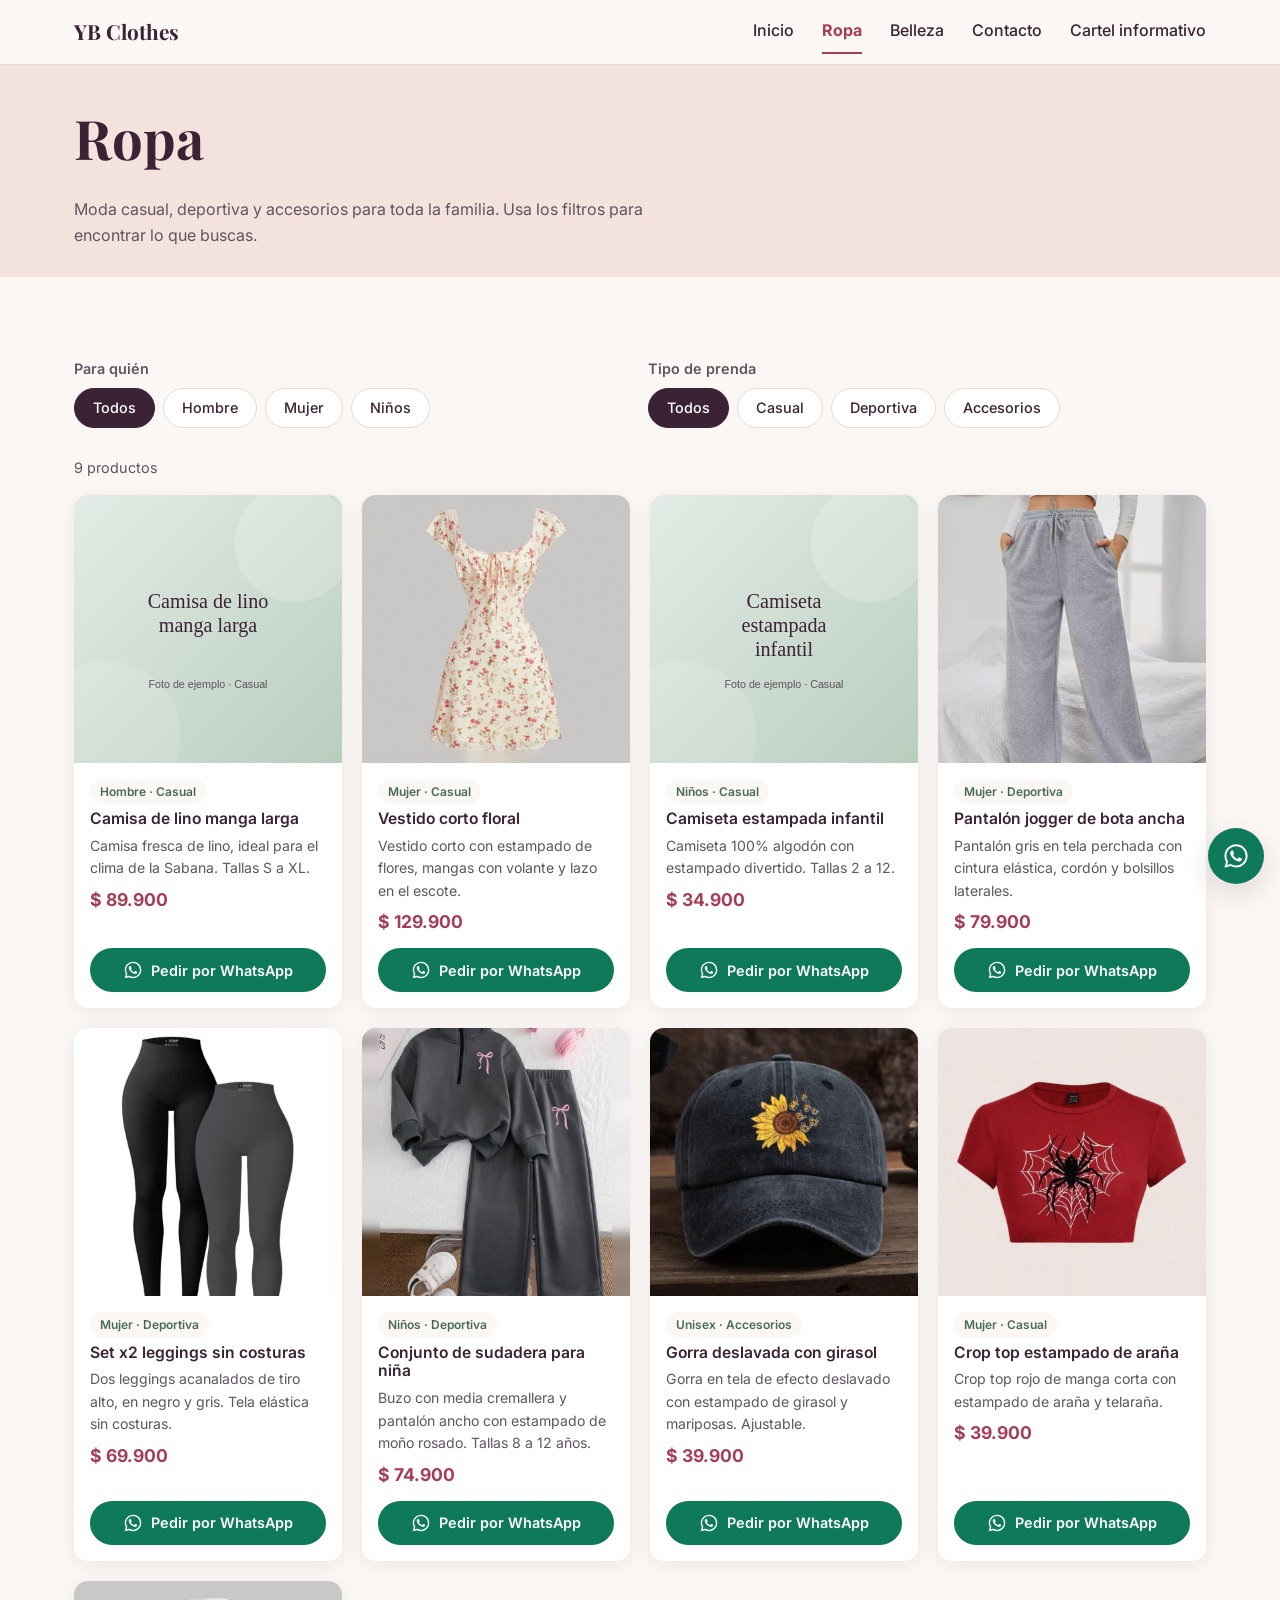
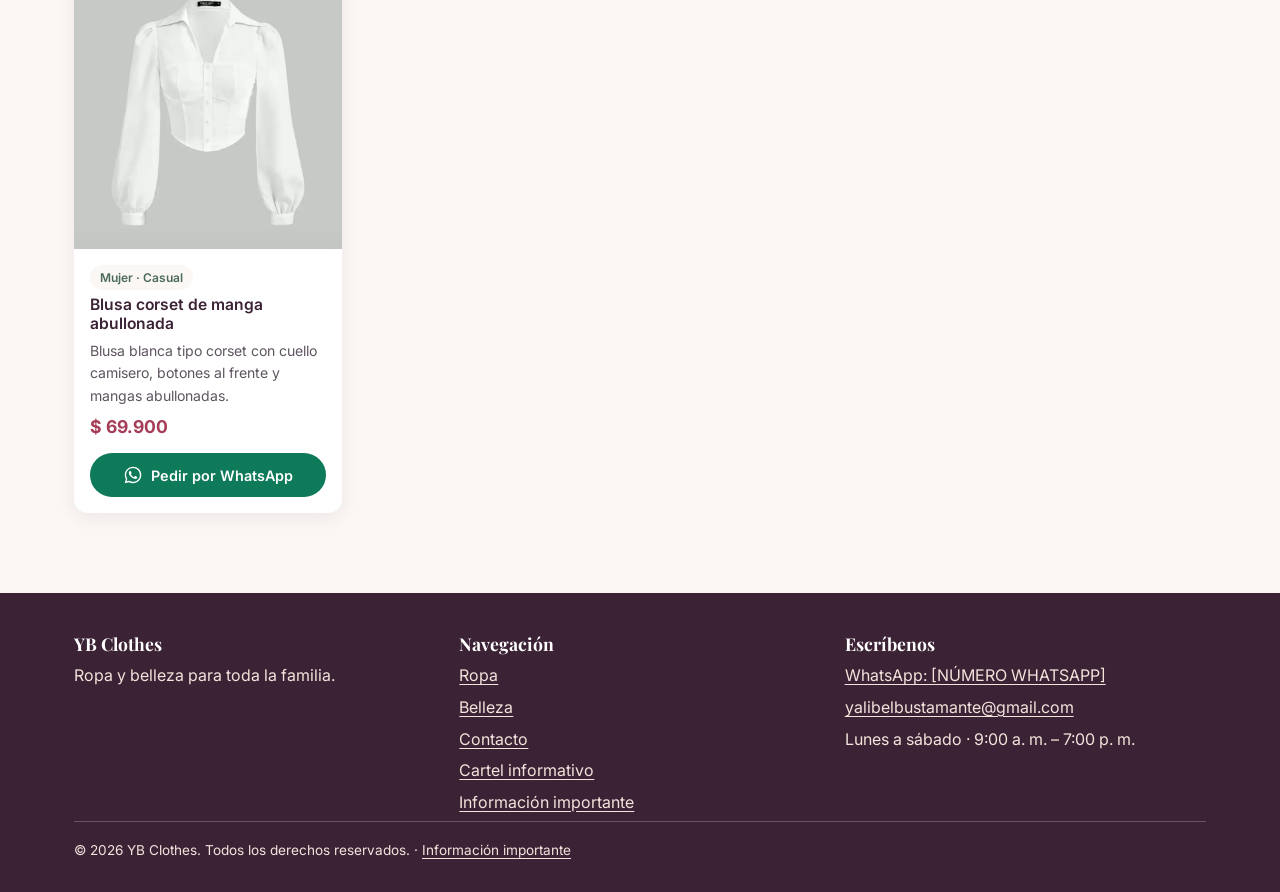
<file: ropa.html>
<!DOCTYPE html>
<html lang="es-CO">
<head>
  <meta charset="UTF-8">
  <meta name="viewport" content="width=device-width, initial-scale=1">
  <title>Ropa para hombre, mujer y niños | YB Clothes</title>
  <meta name="description" content="Catálogo de ropa casual, deportiva y accesorios para hombre, mujer y niños. Pide por WhatsApp.">
  <meta name="theme-color" content="#3B2335">
  <link rel="icon" href="img/favicon.svg" type="image/svg+xml">
  <link rel="preconnect" href="https://fonts.googleapis.com">
  <link rel="preconnect" href="https://fonts.gstatic.com" crossorigin>
  <link href="https://fonts.googleapis.com/css2?family=Inter:wght@400;500;600;700&family=Playfair+Display:wght@600;700&display=swap" rel="stylesheet">
  <link rel="stylesheet" href="css/styles.css">
</head>
<body>
  <a class="saltar" href="#contenido">Saltar al contenido</a>

  <header class="header">
    <div class="contenedor">
      <a class="logo" href="index.html">YB Clothes</a>
      <button class="menu-toggle" type="button" aria-expanded="false" aria-controls="menu-principal" aria-label="Abrir menú">
        <span class="barras" aria-hidden="true"></span>
      </button>
      <nav class="nav" id="menu-principal" aria-label="Principal">
        <ul>
          <li><a href="index.html">Inicio</a></li>
          <li><a href="ropa.html" aria-current="page">Ropa</a></li>
          <li><a href="belleza.html">Belleza</a></li>
          <li><a href="contacto.html">Contacto</a></li>
          <li><a href="cartel.html">Cartel informativo</a></li>
        </ul>
      </nav>
    </div>
  </header>

  <main id="contenido">
    <section class="encabezado-pagina" aria-labelledby="titulo-pagina">
      <div class="contenedor">
        <h1 id="titulo-pagina">Ropa</h1>
        <p>Moda casual, deportiva y accesorios para toda la familia. Usa los filtros para encontrar lo que buscas.</p>
      </div>
    </section>

    <section class="seccion" aria-label="Catálogo de ropa">
      <div class="contenedor">
        <div class="filtros" role="group" aria-label="Filtros del catálogo">
          <fieldset class="grupo-filtro" data-filtro="genero">
            <legend>Para quién</legend>
            <div class="chips">
              <button class="chip" type="button" data-valor="todos" aria-pressed="false">Todos</button>
              <button class="chip" type="button" data-valor="hombre" aria-pressed="false">Hombre</button>
              <button class="chip" type="button" data-valor="mujer" aria-pressed="false">Mujer</button>
              <button class="chip" type="button" data-valor="ninos" aria-pressed="false">Niños</button>
            </div>
          </fieldset>
          <fieldset class="grupo-filtro" data-filtro="subcategoria">
            <legend>Tipo de prenda</legend>
            <div class="chips">
              <button class="chip" type="button" data-valor="todos" aria-pressed="false">Todos</button>
              <button class="chip" type="button" data-valor="casual" aria-pressed="false">Casual</button>
              <button class="chip" type="button" data-valor="deportiva" aria-pressed="false">Deportiva</button>
              <button class="chip" type="button" data-valor="accesorios" aria-pressed="false">Accesorios</button>
            </div>
          </fieldset>
        </div>
        <p class="resultado-conteo" id="resultado-conteo" aria-live="polite"></p>
        <ul class="grid-productos" data-productos data-categoria="ropa" aria-busy="true">
          <li class="mensaje-estado">Cargando productos…</li>
        </ul>
      </div>
    </section>
  </main>

  <footer class="footer">
    <div class="contenedor">
      <div class="footer-grid">
        <div>
          <h2>YB Clothes</h2>
          <p>Ropa y belleza para toda la familia.</p>
        </div>
        <nav aria-label="Enlaces del pie de página">
          <h2>Navegación</h2>
          <ul>
            <li><a href="ropa.html">Ropa</a></li>
            <li><a href="belleza.html">Belleza</a></li>
            <li><a href="contacto.html">Contacto</a></li>
            <li><a href="cartel.html">Cartel informativo</a></li>
            <li><a href="aviso.html">Información importante</a></li>
          </ul>
        </nav>
        <div>
          <h2>Escríbenos</h2>
          <p><a href="#" data-whatsapp>WhatsApp: [NÚMERO WHATSAPP]</a></p>
          <p><a href="mailto:yalibelbustamante@gmail.com">yalibelbustamante@gmail.com</a></p>
          <p>Lunes a sábado · 9:00 a. m. – 7:00 p. m.</p>
        </div>
      </div>
      <p class="footer-legal">© <span data-anio>2026</span> YB Clothes. Todos los derechos reservados. · <a href="aviso.html">Información importante</a></p>
    </div>
  </footer>

  <a class="whatsapp-flotante" href="#" data-whatsapp aria-label="Escríbenos por WhatsApp (se abre en una nueva pestaña)">
    <svg viewBox="0 0 24 24" aria-hidden="true" focusable="false" fill="currentColor"><path d="M12.04 2C6.58 2 2.13 6.45 2.13 11.91c0 1.75.46 3.45 1.32 4.95L2.05 22l5.25-1.38a9.9 9.9 0 0 0 4.74 1.21h.01c5.46 0 9.91-4.45 9.91-9.91 0-2.65-1.03-5.14-2.9-7.01A9.84 9.84 0 0 0 12.04 2Zm0 18.15h-.01a8.23 8.23 0 0 1-4.2-1.15l-.3-.18-3.12.82.83-3.04-.2-.31a8.2 8.2 0 0 1-1.26-4.38c0-4.54 3.7-8.24 8.25-8.24 2.2 0 4.27.86 5.83 2.42a8.18 8.18 0 0 1 2.41 5.83c0 4.54-3.7 8.23-8.23 8.23Zm4.52-6.16c-.25-.12-1.47-.72-1.69-.81-.23-.08-.39-.12-.56.13-.16.25-.64.81-.79.97-.14.17-.29.19-.54.06-.25-.12-1.05-.39-1.99-1.23-.74-.66-1.23-1.47-1.38-1.72-.14-.25-.01-.38.11-.51.11-.11.25-.29.37-.43.13-.15.17-.25.25-.42.08-.17.04-.31-.02-.43-.06-.13-.56-1.34-.76-1.84-.2-.48-.41-.42-.56-.43h-.48c-.17 0-.43.06-.66.31-.22.25-.86.85-.86 2.07 0 1.22.89 2.4 1.01 2.56.12.17 1.75 2.67 4.23 3.74.59.26 1.05.41 1.41.52.59.19 1.13.16 1.56.1.48-.07 1.47-.6 1.67-1.18.21-.58.21-1.07.14-1.18-.06-.1-.22-.16-.47-.29Z"/></svg>
  </a>

  <script src="js/main.js" defer></script>
</body>
</html>
</file>
<file: css/styles.css>
/* =========================================================
   YB Clothes — Hoja de estilos principal
   Diseño mobile-first: los estilos base son para celular y
   las media queries (min-width) amplían para pantallas grandes.
   ========================================================= */

/* ---------- 1. Paleta y tokens (cambia aquí los colores) ---------- */
:root {
  /* Colores de marca */
  --color-primario: #3B2335;        /* Berenjena profundo: textos, header, footer */
  --color-acento: #A63D57;          /* Frambuesa: botones y llamados a la acción */
  --color-acento-hover: #8C2F47;
  --color-secundario: #4A6B5A;      /* Salvia: etiquetas y detalles de ropa */
  --color-nude: #F3E3DC;            /* Nude/rubor: fondos de secciones de belleza */
  --color-fondo: #FBF7F4;           /* Crema: fondo general */
  --color-superficie: #FFFFFF;      /* Tarjetas */
  --color-texto: #3B2335;
  --color-texto-suave: #5E5560;
  --color-borde: #E7DAD3;
  --color-whatsapp: #0E7A5A;        /* Verde oscuro (contraste AA con texto blanco) */
  --color-whatsapp-hover: #0A5F46;

  /* Tipografía */
  --fuente-titulos: "Playfair Display", Georgia, "Times New Roman", serif;
  --fuente-texto: "Inter", system-ui, -apple-system, "Segoe UI", Roboto, sans-serif;

  /* Espaciado, bordes y sombras */
  --radio: 14px;
  --radio-pill: 999px;
  --sombra: 0 4px 18px rgba(59, 35, 53, 0.08);
  --sombra-hover: 0 10px 28px rgba(59, 35, 53, 0.14);
  --ancho-max: 1180px;
  --gutter: 16px;
}

/* ---------- 2. Base ---------- */
*,
*::before,
*::after {
  box-sizing: border-box;
}

html {
  scroll-behavior: smooth;
}

body {
  margin: 0;
  font-family: var(--fuente-texto);
  font-size: 1rem;
  line-height: 1.6;
  color: var(--color-texto);
  background: var(--color-fondo);
  -webkit-font-smoothing: antialiased;
}

img {
  max-width: 100%;
  display: block;
}

h1, h2, h3 {
  font-family: var(--fuente-titulos);
  line-height: 1.2;
  margin: 0 0 0.5em;
  color: var(--color-primario);
}

h1 { font-size: clamp(2rem, 7vw, 3.4rem); }
h2 { font-size: clamp(1.6rem, 5vw, 2.3rem); }
h3 { font-size: 1.15rem; }

p { margin: 0 0 1em; }

a {
  color: var(--color-acento);
}

a:hover {
  color: var(--color-acento-hover);
}

:focus-visible {
  outline: 3px solid var(--color-acento);
  outline-offset: 3px;
  border-radius: 4px;
}

.contenedor {
  width: 100%;
  max-width: var(--ancho-max);
  margin-inline: auto;
  padding-inline: var(--gutter);
}

.visualmente-oculto {
  position: absolute !important;
  width: 1px;
  height: 1px;
  overflow: hidden;
  clip: rect(0 0 0 0);
  white-space: nowrap;
}

/* Enlace "saltar al contenido" para teclado y lectores de pantalla */
.saltar {
  position: absolute;
  left: 8px;
  top: -60px;
  z-index: 100;
  padding: 10px 16px;
  background: var(--color-primario);
  color: #fff;
  border-radius: var(--radio);
  text-decoration: none;
}

.saltar:focus {
  top: 8px;
  color: #fff;
}

/* ---------- 3. Botones ---------- */
.btn {
  display: inline-flex;
  align-items: center;
  justify-content: center;
  gap: 8px;
  min-height: 44px;            /* Área táctil cómoda en celular */
  padding: 10px 22px;
  border: 2px solid transparent;
  border-radius: var(--radio-pill);
  font: 600 0.95rem/1.2 var(--fuente-texto);
  text-decoration: none;
  cursor: pointer;
  transition: background-color 0.2s, color 0.2s, transform 0.2s, border-color 0.2s;
}

.btn:hover {
  transform: translateY(-1px);
}

.btn-primario {
  background: var(--color-acento);
  color: #fff;
}

.btn-primario:hover {
  background: var(--color-acento-hover);
  color: #fff;
}

.btn-secundario {
  background: transparent;
  color: var(--color-primario);
  border-color: var(--color-primario);
}

.btn-secundario:hover {
  background: var(--color-primario);
  color: #fff;
}

.btn-whatsapp {
  background: var(--color-whatsapp);
  color: #fff;
  width: 100%;
}

.btn-whatsapp:hover {
  background: var(--color-whatsapp-hover);
  color: #fff;
}

.btn-whatsapp svg {
  width: 20px;
  height: 20px;
  flex-shrink: 0;
}

/* ---------- 4. Header y navegación ---------- */
.header {
  position: sticky;
  top: 0;
  z-index: 50;
  background: rgba(251, 247, 244, 0.95);
  backdrop-filter: blur(8px);
  border-bottom: 1px solid var(--color-borde);
}

.header .contenedor {
  display: flex;
  align-items: center;
  justify-content: space-between;
  min-height: 64px;
}

.logo {
  font-family: var(--fuente-titulos);
  font-size: 1.3rem;
  font-weight: 700;
  color: var(--color-primario);
  text-decoration: none;
}

.logo:hover {
  color: var(--color-acento);
}

.menu-toggle {
  display: inline-flex;
  align-items: center;
  justify-content: center;
  width: 44px;
  height: 44px;
  padding: 0;
  background: transparent;
  border: 0;
  border-radius: 10px;
  cursor: pointer;
  color: var(--color-primario);
}

.menu-toggle .barras,
.menu-toggle .barras::before,
.menu-toggle .barras::after {
  display: block;
  width: 24px;
  height: 2px;
  background: currentColor;
  border-radius: 2px;
  transition: transform 0.25s, opacity 0.25s;
  position: relative;
}

.menu-toggle .barras::before,
.menu-toggle .barras::after {
  content: "";
  position: absolute;
  left: 0;
}

.menu-toggle .barras::before { top: -7px; }
.menu-toggle .barras::after { top: 7px; }

.menu-toggle[aria-expanded="true"] .barras { background: transparent; }
.menu-toggle[aria-expanded="true"] .barras::before { transform: translateY(7px) rotate(45deg); }
.menu-toggle[aria-expanded="true"] .barras::after { transform: translateY(-7px) rotate(-45deg); }

.nav {
  position: absolute;
  top: 100%;
  left: 0;
  right: 0;
  background: var(--color-fondo);
  border-bottom: 1px solid var(--color-borde);
  box-shadow: var(--sombra);
  display: none;
}

.nav.abierto {
  display: block;
}

.nav ul {
  list-style: none;
  margin: 0;
  padding: 8px var(--gutter) 16px;
}

.nav a {
  display: block;
  padding: 12px 4px;
  color: var(--color-primario);
  font-weight: 500;
  text-decoration: none;
  border-bottom: 1px solid var(--color-borde);
}

.nav li:last-child a {
  border-bottom: 0;
}

.nav a[aria-current="page"] {
  color: var(--color-acento);
  font-weight: 700;
}

/* ---------- 5. Hero ---------- */
.hero {
  position: relative;
  overflow: hidden;
  padding: 56px 0 64px;
  background:
    radial-gradient(circle at 85% 15%, rgba(166, 61, 87, 0.18), transparent 45%),
    radial-gradient(circle at 10% 90%, rgba(74, 107, 90, 0.16), transparent 45%),
    var(--color-nude);
}

.hero-contenido {
  max-width: 620px;
}

.hero .etiqueta {
  display: inline-block;
  margin-bottom: 14px;
  padding: 6px 14px;
  background: var(--color-superficie);
  border-radius: var(--radio-pill);
  font-size: 0.85rem;
  font-weight: 600;
  color: var(--color-secundario);
}

.hero p {
  font-size: 1.1rem;
  color: var(--color-texto-suave);
}

.hero-acciones {
  display: flex;
  flex-wrap: wrap;
  gap: 12px;
  margin-top: 24px;
}

/* ---------- 6. Secciones generales ---------- */
.seccion {
  padding: 56px 0;
}

.seccion-alterna {
  background: var(--color-superficie);
}

.seccion-encabezado {
  max-width: 640px;
  margin-bottom: 28px;
}

.seccion-encabezado p {
  color: var(--color-texto-suave);
}

.encabezado-pagina {
  padding: 40px 0 28px;
  background: var(--color-nude);
}

.encabezado-pagina p {
  color: var(--color-texto-suave);
  max-width: 640px;
  margin: 0;
}

/* Valores / presentación */
.valores {
  display: grid;
  gap: 16px;
  margin-top: 24px;
}

.valor {
  padding: 20px;
  background: var(--color-fondo);
  border-radius: var(--radio);
}

.valor h3 {
  margin-bottom: 6px;
}

.valor p {
  margin: 0;
  color: var(--color-texto-suave);
  font-size: 0.95rem;
}

/* ---------- 7. Tarjetas de categoría ---------- */
.categorias {
  display: grid;
  gap: 20px;
}

.categoria-card {
  position: relative;
  display: block;
  overflow: hidden;
  border-radius: var(--radio);
  box-shadow: var(--sombra);
  text-decoration: none;
  color: #fff;
  aspect-ratio: 4 / 3;
  transition: box-shadow 0.25s, transform 0.25s;
}

.categoria-card img {
  width: 100%;
  height: 100%;
  object-fit: cover;
  transition: transform 0.4s;
}

.categoria-card:hover {
  box-shadow: var(--sombra-hover);
  color: #fff;
}

.categoria-card:hover img {
  transform: scale(1.04);
}

.categoria-card .texto {
  position: absolute;
  inset: auto 0 0 0;
  padding: 60px 20px 20px;
  background: linear-gradient(to top, rgba(59, 35, 53, 0.92), rgba(59, 35, 53, 0));
}

.categoria-card h3 {
  color: #fff;
  font-size: 1.6rem;
  margin-bottom: 4px;
}

.categoria-card p {
  margin: 0;
  font-size: 0.95rem;
}

/* ---------- 8. Filtros ---------- */
.filtros {
  display: grid;
  gap: 16px;
  margin-bottom: 24px;
}

.grupo-filtro {
  border: 0;
  margin: 0;
  padding: 0;
  min-width: 0;
}

.grupo-filtro legend {
  padding: 0;
  margin-bottom: 8px;
  font-weight: 600;
  font-size: 0.9rem;
  color: var(--color-texto-suave);
}

.chips {
  display: flex;
  gap: 8px;
  overflow-x: auto;              /* En celular los chips se deslizan */
  padding-bottom: 4px;
  scrollbar-width: thin;
}

.chip {
  flex-shrink: 0;
  min-height: 40px;
  padding: 8px 18px;
  background: var(--color-superficie);
  border: 1.5px solid var(--color-borde);
  border-radius: var(--radio-pill);
  font: 500 0.9rem/1 var(--fuente-texto);
  color: var(--color-primario);
  cursor: pointer;
  transition: background-color 0.2s, border-color 0.2s, color 0.2s;
}

.chip:hover {
  border-color: var(--color-primario);
}

.chip[aria-pressed="true"] {
  background: var(--color-primario);
  border-color: var(--color-primario);
  color: #fff;
}

.resultado-conteo {
  margin: 0 0 16px;
  font-size: 0.9rem;
  color: var(--color-texto-suave);
}

/* ---------- 9. Tarjetas de producto ---------- */
.grid-productos {
  display: grid;
  grid-template-columns: repeat(2, minmax(0, 1fr));   /* 2 columnas incluso en celular */
  gap: 14px;
  list-style: none;
  margin: 0;
  padding: 0;
}

.producto {
  display: flex;
  flex-direction: column;
  background: var(--color-superficie);
  border-radius: var(--radio);
  box-shadow: var(--sombra);
  overflow: hidden;
  transition: box-shadow 0.25s, transform 0.25s;
}

.producto:hover {
  box-shadow: var(--sombra-hover);
  transform: translateY(-2px);
}

.producto-imagen {
  aspect-ratio: 1 / 1;
  background: var(--color-nude);
}

.producto-imagen img {
  width: 100%;
  height: 100%;
  object-fit: cover;
}

.producto-info {
  display: flex;
  flex-direction: column;
  flex: 1;
  gap: 6px;
  padding: 12px;
}

.producto-etiqueta {
  align-self: flex-start;
  padding: 3px 10px;
  border-radius: var(--radio-pill);
  background: var(--color-fondo);
  color: var(--color-secundario);
  font-size: 0.75rem;
  font-weight: 600;
}

.producto h3 {
  font-family: var(--fuente-texto);
  font-size: 0.98rem;
  font-weight: 600;
  margin: 0;
}

.producto-descripcion {
  display: none;              /* Oculta en celular para tarjetas compactas */
  margin: 0;
  font-size: 0.88rem;
  color: var(--color-texto-suave);
}

.producto-precio {
  margin: 0 0 6px;
  font-size: 1.1rem;
  font-weight: 700;
  color: var(--color-acento);
}

.producto .btn-whatsapp {
  margin-top: auto;
  padding: 10px 12px;
  font-size: 0.85rem;
}

.mensaje-estado {
  grid-column: 1 / -1;
  padding: 28px 20px;
  background: var(--color-superficie);
  border: 1.5px dashed var(--color-borde);
  border-radius: var(--radio);
  text-align: center;
  color: var(--color-texto-suave);
}

.mensaje-estado code {
  background: var(--color-fondo);
  padding: 2px 6px;
  border-radius: 4px;
}

.ver-mas {
  margin-top: 28px;
  display: flex;
  flex-wrap: wrap;
  gap: 12px;
  justify-content: center;
}

/* ---------- 10. Contacto ---------- */
.contacto-grid {
  display: grid;
  gap: 20px;
}

.tarjeta {
  padding: 24px;
  background: var(--color-superficie);
  border-radius: var(--radio);
  box-shadow: var(--sombra);
}

.tarjeta h2 {
  font-size: 1.4rem;
}

.lista-contacto {
  list-style: none;
  margin: 0 0 20px;
  padding: 0;
}

.lista-contacto li {
  padding: 10px 0;
  border-bottom: 1px solid var(--color-borde);
}

.lista-contacto li:last-child {
  border-bottom: 0;
}

.lista-contacto strong {
  display: block;
  font-size: 0.85rem;
  color: var(--color-texto-suave);
  font-weight: 600;
}

.horario {
  width: 100%;
  border-collapse: collapse;
}

.horario th,
.horario td {
  padding: 10px 0;
  text-align: left;
  border-bottom: 1px solid var(--color-borde);
}

.horario td {
  text-align: right;
  white-space: nowrap;
  padding-left: 12px;
}

.horario tr:last-child th,
.horario tr:last-child td {
  border-bottom: 0;
}

/* ---------- Cartel informativo ---------- */
.aviso-barra {
  margin: 0;
  padding: 10px var(--gutter);
  background: var(--color-primario);
  color: var(--color-nude);
  font-size: 0.9rem;
  text-align: center;
}

.aviso-barra a {
  color: #fff;
  font-weight: 600;
}

.aviso-barra :focus-visible {
  outline-color: #fff;
}

.acciones-cartel {
  display: flex;
  flex-wrap: wrap;
  gap: 12px;
  margin-bottom: 24px;
}

.cartel {
  max-width: 820px;
  padding: 28px 20px;
  background: var(--color-superficie);
  border: 2px solid var(--color-primario);
  border-radius: var(--radio);
  box-shadow: var(--sombra);
  font-family: "Book Antiqua", Palatino, Georgia, serif;
  font-size: 1.05rem;
  line-height: 1.7;
}

.cartel h2 {
  font-size: 1.25rem;
  text-align: center;
  letter-spacing: 0.02em;
  margin-bottom: 1em;
}

.cartel-centro {
  text-align: center;
}

.cartel-destacado {
  padding: 14px 16px;
  background: var(--color-nude);
  border-left: 4px solid var(--color-acento);
  border-radius: 6px;
}

.cartel-firma {
  margin-top: 1.6em;
}

.cartel-nota {
  margin: 1.6em 0 0;
  padding-top: 14px;
  border-top: 1px solid var(--color-borde);
  font-family: var(--fuente-texto);
  font-size: 0.82rem;
  text-align: left;
  color: var(--color-texto-suave);
}

.cartel-codigo {
  word-break: break-all;
}

.cartel-aclaracion {
  max-width: 820px;
  margin: 14px 0 0;
  font-size: 0.88rem;
  color: var(--color-texto-suave);
}

/* El visor de PDF solo se muestra en pantallas grandes;
   en celular los navegadores no lo muestran bien y se usa el botón de descarga */
.visor-pdf {
  display: none;
}

/* ---------- 11. Aviso legal ---------- */
.texto-legal {
  max-width: 760px;
}

.texto-legal h2 {
  font-size: 1.35rem;
  margin-top: 1.8em;
}

.marcador {
  padding: 12px 16px;
  background: var(--color-nude);
  border-left: 4px solid var(--color-acento);
  border-radius: 6px;
  color: var(--color-texto);
}

/* ---------- 12. Footer ---------- */
.footer {
  padding: 40px 0 24px;
  background: var(--color-primario);
  color: var(--color-nude);
}

.footer-grid {
  display: grid;
  gap: 24px;
}

.footer h2 {
  font-size: 1.1rem;
  color: #fff;
}

.footer p {
  margin: 0 0 6px;
}

.footer ul {
  list-style: none;
  margin: 0;
  padding: 0;
}

.footer li {
  margin-bottom: 6px;
}

.footer a {
  color: var(--color-nude);
  text-decoration: underline;
  text-underline-offset: 3px;
}

.footer a:hover {
  color: #fff;
}

.footer :focus-visible {
  outline-color: #fff;
}

.footer-legal {
  margin-top: 28px;
  padding-top: 18px;
  border-top: 1px solid rgba(243, 227, 220, 0.25);
  font-size: 0.85rem;
}

/* Botón flotante de WhatsApp */
.whatsapp-flotante {
  position: fixed;
  right: 16px;
  bottom: 16px;
  z-index: 40;
  display: inline-flex;
  align-items: center;
  justify-content: center;
  width: 56px;
  height: 56px;
  border-radius: 50%;
  background: var(--color-whatsapp);
  color: #fff;
  box-shadow: var(--sombra-hover);
  transition: transform 0.2s, background-color 0.2s;
}

.whatsapp-flotante:hover {
  background: var(--color-whatsapp-hover);
  color: #fff;
  transform: scale(1.06);
}

.whatsapp-flotante svg {
  width: 28px;
  height: 28px;
}

/* ---------- 13. Pantallas medianas (tablet) ---------- */
@media (min-width: 640px) {
  :root {
    --gutter: 24px;
  }

  .valores {
    grid-template-columns: repeat(3, 1fr);
  }

  .categorias {
    grid-template-columns: repeat(2, 1fr);
  }

  .grid-productos {
    grid-template-columns: repeat(3, minmax(0, 1fr));
    gap: 20px;
  }

  .producto-info {
    padding: 16px;
  }

  .producto-descripcion {
    display: block;
  }

  .producto .btn-whatsapp {
    font-size: 0.9rem;
  }

  .filtros {
    grid-template-columns: repeat(auto-fit, minmax(260px, 1fr));
  }

  .chips {
    flex-wrap: wrap;
    overflow: visible;
  }

  .footer-grid {
    grid-template-columns: repeat(3, 1fr);
  }
}

/* ---------- 14. Pantallas grandes (escritorio) ---------- */
@media (min-width: 960px) {
  .menu-toggle {
    display: none;
  }

  .nav,
  .nav.abierto {
    position: static;
    display: block;
    background: transparent;
    border: 0;
    box-shadow: none;
  }

  .nav ul {
    display: flex;
    gap: 28px;
    padding: 0;
  }

  .nav a {
    padding: 8px 0;
    border-bottom: 2px solid transparent;
  }

  .nav li:last-child a {
    border-bottom: 2px solid transparent;
  }

  .nav a:hover,
  .nav a[aria-current="page"] {
    border-bottom-color: var(--color-acento);
  }

  .hero {
    padding: 96px 0 104px;
  }

  .seccion {
    padding: 80px 0;
  }

  .grid-productos {
    grid-template-columns: repeat(4, minmax(0, 1fr));
  }

  .contacto-grid {
    grid-template-columns: 1fr 1fr;
    align-items: start;
  }

  .cartel {
    padding: 48px 56px;
    text-align: justify;
  }

  .visor-pdf {
    display: block;
    width: 100%;
    max-width: 820px;
    height: 1100px;
    margin-top: 32px;
    border: 1px solid var(--color-borde);
    border-radius: var(--radio);
  }
}

/* Respeta a quienes prefieren menos animaciones */
@media (prefers-reduced-motion: reduce) {
  *,
  *::before,
  *::after {
    transition: none !important;
    animation: none !important;
    scroll-behavior: auto !important;
  }
}
</file>
